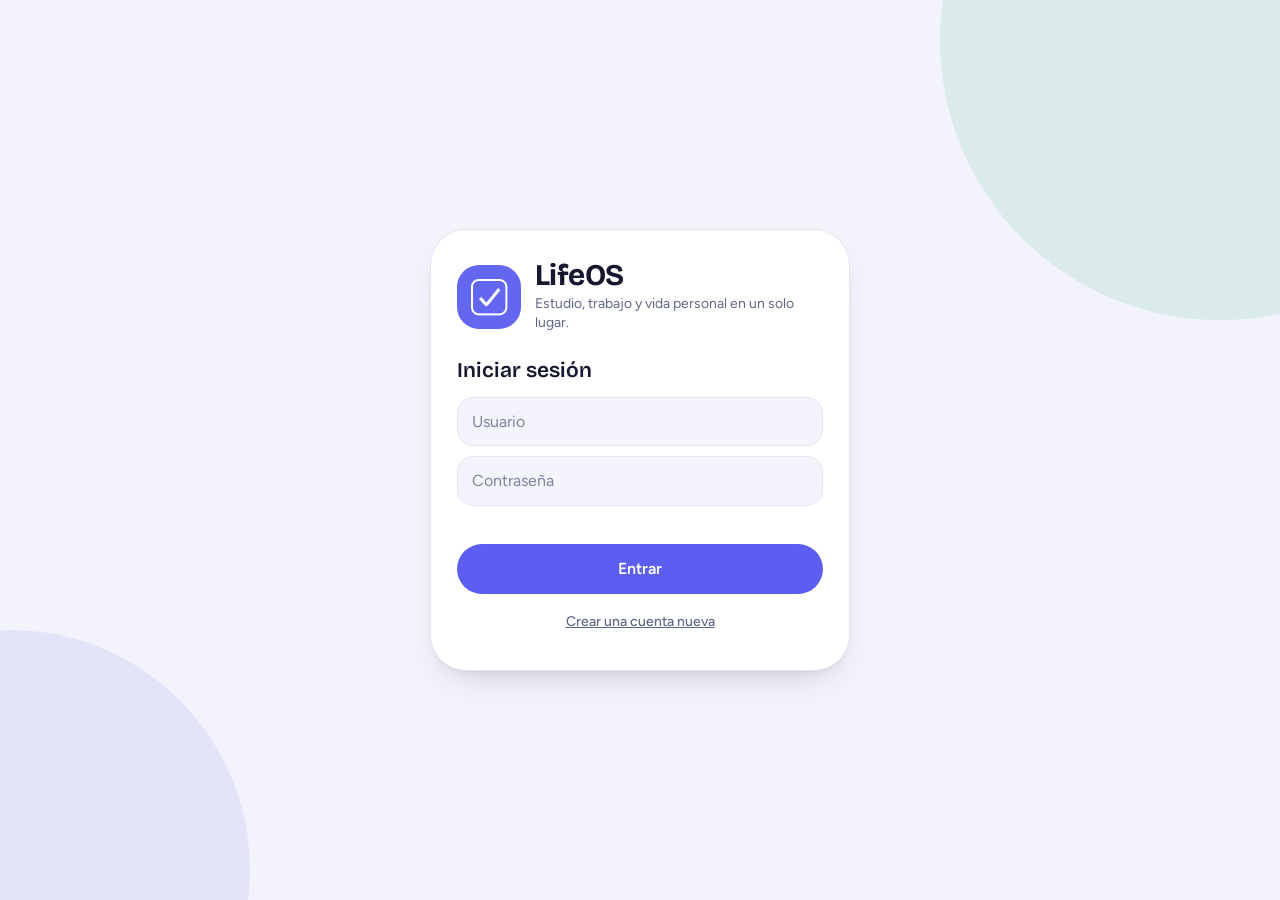
<file: index.html>
<!DOCTYPE html>
<html lang="es">
<head>
<meta charset="UTF-8">
<meta name="viewport" content="width=device-width, initial-scale=1, viewport-fit=cover">
<title>LifeOS</title>
<link rel="icon" type="image/png" href="favicon-64.png">
<link rel="manifest" href="manifest.json">
<meta name="theme-color" content="#6366f1">
<link rel="apple-touch-icon" href="icon-192.png">
<link rel="preconnect" href="https://fonts.googleapis.com">
<link rel="preconnect" href="https://fonts.gstatic.com" crossorigin>
<link href="https://fonts.googleapis.com/css2?family=Bricolage+Grotesque:opsz,wght@12..96,600;12..96,700&family=Figtree:wght@400;500;600;700&display=swap" rel="stylesheet">
<link rel="stylesheet" href="styles.css">
<style>
/* ---------- Pantalla de acceso ---------- */
.gate{min-height:100vh;min-height:100dvh;display:grid;place-items:center;padding:max(24px,env(safe-area-inset-top)) 18px max(24px,env(safe-area-inset-bottom))}
.gate-card{width:min(420px,100%);background:var(--card);border:1px solid var(--bd);border-radius:36px;padding:30px 26px 26px;box-shadow:var(--shadow)}
.brand{display:flex;align-items:center;gap:14px;margin-bottom:24px}
.brand img{width:64px;height:64px;border-radius:22px;flex:none}
.brand b{display:block;font:700 30px/1 var(--f-head);letter-spacing:-.02em}
.brand span{display:block;color:var(--mut);font-size:14px;line-height:1.35;margin-top:5px}

/* ---------- Formularios de cuenta ---------- */
.auth h3{margin:0 0 14px;font:600 21px var(--f-head)}
.auth input{margin-bottom:10px}
.auth button{width:100%;min-height:50px;padding:12px;border:0;border-radius:999px;background:var(--brand);color:var(--brand-tx);font:600 16px var(--f-body);cursor:pointer;transition:filter .15s,transform .15s}
.auth button:hover{filter:brightness(1.08)}
.auth button:active{transform:scale(.98)}
.auth .lnk{background:none;color:var(--mut);font:500 14px var(--f-body);min-height:44px;margin-top:6px;text-decoration:underline}
.auth .sec{background:var(--card2);color:var(--tx);border:1px solid var(--bd);margin-top:8px}
.auth .off{background:none;color:var(--mut);border:1px solid var(--bd)}
.auth .err{color:var(--bad);font-size:13px;min-height:18px;margin:2px 4px 8px}
.note{font-size:13px;color:var(--mut);margin:8px 2px 0;line-height:1.45}

/* ---------- Menú (después de entrar) ---------- */
#shell{max-width:1120px;margin:0 auto;padding:max(30px,env(safe-area-inset-top)) 18px max(36px,env(safe-area-inset-bottom))}
.hd{margin:6px 0 26px;animation:unfold .6s cubic-bezier(.2,.8,.2,1) both}
.hd h1{margin:0;font:700 clamp(32px,7vw,46px)/1.05 var(--f-head);letter-spacing:-.025em}
.sub{color:var(--mut);margin:10px auto 0;font-size:17px;max-width:52ch;text-align:center}

.grid{display:grid;grid-template-columns:repeat(auto-fit,minmax(260px,1fr));gap:20px}
a.card{position:relative;overflow:hidden;display:flex;flex-direction:column;min-height:210px;text-decoration:none;color:inherit;background:var(--card);border:1px solid var(--bd);border-radius:32px;padding:22px;box-shadow:var(--shadow);transition:transform .2s,border-color .2s;animation:unfold .6s cubic-bezier(.2,.8,.2,1) both}
a.card:nth-child(1){animation-delay:.08s}a.card:nth-child(2){animation-delay:.16s}a.card:nth-child(3){animation-delay:.24s}
a.card::before{content:"";position:absolute;right:-56px;top:-56px;width:190px;height:190px;border-radius:50%;background:var(--c);opacity:.17;transition:transform .35s}
a.card:hover{transform:translateY(-4px);border-color:var(--c)}
a.card:hover::before{transform:scale(1.15)}
.card .top{position:relative;display:flex;align-items:flex-start;justify-content:space-between;gap:10px;margin-bottom:auto}
.ic{width:58px;height:58px;border-radius:20px;display:grid;place-items:center;font-size:30px;background:var(--card2);background:color-mix(in srgb,var(--c) 22%,transparent)}
.card h2{position:relative;margin:26px 0 6px;font:700 24px/1.1 var(--f-head);letter-spacing:-.015em}
.card p{position:relative;margin:0;color:var(--mut);font-size:14px;line-height:1.45;padding-right:44px}
.tag{display:inline-block;font-size:12px;font-weight:600;padding:5px 12px;border-radius:999px;background:var(--card2);color:var(--mut)}
.go{position:absolute;right:20px;bottom:20px;width:36px;height:36px;border-radius:50%;background:var(--c);display:grid;place-items:center}
.go::after{content:"";width:9px;height:9px;border-top:2.5px solid var(--bg);border-right:2.5px solid var(--bg);transform:translateX(-2px) rotate(45deg)}
.soon{opacity:.72}.soon .go{background:var(--card2)}.soon .go::after{border-color:var(--mut)}

/* ---------- Cuenta y avisos ---------- */
.acct{margin-top:20px;background:var(--card);border:1px solid var(--bd);border-radius:28px;padding:2px 22px}
.acct summary{list-style:none;cursor:pointer;min-height:56px;display:flex;align-items:center;justify-content:space-between;font:600 17px var(--f-head)}
.acct summary::-webkit-details-marker{display:none}
.acct summary::after{content:"";width:9px;height:9px;border-right:2px solid var(--mut);border-bottom:2px solid var(--mut);transform:rotate(45deg);transition:transform .2s;margin-right:4px}
.acct[open] summary::after{transform:rotate(-135deg)}
.acct .auth{padding:4px 0 20px;max-width:420px}

/* ---------- Pestañas de administrador ---------- */
.tabs{gap:6px;padding:5px;background:var(--card);border:1px solid var(--bd);border-radius:999px;width:max-content;max-width:100%;margin:0 0 22px}
.tabs button{padding:9px 18px;border:0;border-radius:999px;background:none;color:var(--mut);font:600 14px var(--f-body);cursor:pointer}
.tabs button.on{background:var(--brand);color:var(--brand-tx)}

/* ---------- Mantenimiento (admin) ---------- */
#mant{display:none}
.mp{background:var(--card);border:1px solid var(--bd);border-radius:28px;padding:20px;margin-bottom:16px}
.mp h3{margin:0 0 12px;font:600 18px var(--f-head)}
.mp input,.mp select,.mp textarea{margin-bottom:10px}
.mp button{padding:11px 18px;border:0;border-radius:999px;background:var(--brand);color:var(--brand-tx);font:600 14px var(--f-body);cursor:pointer;margin:0 6px 6px 0}
.mp button.g{background:var(--card2);color:var(--tx);border:1px solid var(--bd)}
.mp button:disabled{opacity:.5}
.row{padding:10px 0;border-top:1px solid var(--bd);font-size:14px;line-height:1.45}
.row:first-child{border-top:0}
.row small{color:var(--mut);display:block}
.pill{display:inline-block;font-size:11px;padding:2px 9px;border-radius:999px;background:var(--card2);border:1px solid var(--bd);margin-left:6px}
.ok{color:var(--ok)}.bad{color:var(--bad)}.warn{color:var(--warn)}

.brand-row{display:flex;flex-direction:column;align-items:center;text-align:center;gap:14px;min-width:0}
.logo-slot{position:relative;flex:none;width:clamp(230px,62vw,440px);aspect-ratio:16/9;border-radius:22px;border:2px dashed var(--bd);background:var(--card2);display:grid;place-items:center;overflow:hidden}
.logo-slot em{font:700 11px var(--f-body);font-style:normal;letter-spacing:.08em;color:var(--mut)}
.logo-slot img{position:absolute;inset:0;width:100%;height:100%;object-fit:cover}
.logo-slot.ok{border:0;background:none}
.logo-slot.ok em{display:none}
.hd-row{position:relative;display:flex;justify-content:center}
.theme-btn{position:absolute;top:0;right:0;flex:none;width:46px;height:46px;border-radius:50%;border:1px solid var(--bd);background:var(--card);color:var(--tx);font-size:21px;cursor:pointer;display:grid;place-items:center;box-shadow:var(--shadow);transition:transform .2s,border-color .2s}
.theme-btn:hover{border-color:var(--brand);transform:rotate(15deg)}
.theme-btn:active{transform:scale(.92)}
@keyframes unfold{from{opacity:0;transform:translateY(26px) scale(.97)}to{opacity:1;transform:none}}
</style>
</head>
<body>
<div class="gate" id="gate" style="display:none">
  <div class="gate-card">
    <div class="brand">
      <img src="icon-192.png" alt="" width="64" height="64">
      <div><b>LifeOS</b><span>Estudio, trabajo y vida personal en un solo lugar.</span></div>
    </div>
    <div class="auth" id="auth"></div>
  </div>
</div>
<main id="shell" style="display:none">
  <header class="hd">
    <div class="hd-row"><div class="brand-row"><span class="logo-slot" title="Aquí va el logo de LifeOS (archivo logo.png)"><em>LOGO</em><img id="logo-img" src="logo.png" alt="LifeOS" onload="this.parentNode.classList.add('ok')" onerror="logoErr(this)"></span><h1 id="hi">LifeOS</h1></div><button class="theme-btn" id="theme-btn" onclick="toggleTheme()" title="Cambiar modo día/noche" aria-label="Cambiar modo día/noche">🌙</button></div>
    <p class="sub">Elige un área para ver tus pendientes y saber qué hacer primero.</p>
  </header>
  <div class="tabs" id="tabs" style="display:none"></div>
  <div id="home">
    <div class="grid">
      <a class="card" style="--c:var(--c-estudio)" href="estudio">
        <div class="top"><span class="ic">📚</span><span class="tag">Disponible</span></div>
        <h2>Estudio</h2>
        <p>Tareas, exposiciones y exámenes de tus cursos, con modo estudio e IA.</p>
        <span class="go" aria-hidden="true"></span>
      </a>
      <a class="card soon" style="--c:var(--c-trabajo)" href="trabajo">
        <div class="top"><span class="ic">💼</span><span class="tag">Próximamente</span></div>
        <h2>Trabajo</h2>
        <p>Entregables, reuniones y proyectos con su fecha y hora límite.</p>
        <span class="go" aria-hidden="true"></span>
      </a>
      <a class="card" style="--c:var(--c-personal)" href="personal">
        <div class="top"><span class="ic">🏡</span><span class="tag">Disponible</span></div>
        <h2>Vida personal</h2>
        <p>Trámites, pagos, citas y compromisos del día a día.</p>
        <span class="go" aria-hidden="true"></span>
      </a>
    </div>
    <details class="acct">
      <summary>Cuenta y avisos</summary>
      <div class="auth" id="acct"></div>
    </details>
  </div>
  <section id="mant"></section>
</main>
<script>
try{
  var t=localStorage.getItem('theme');
  if(t==='dark'||t==='light')document.documentElement.setAttribute('data-theme',t);
}catch(e){}
</script>
<script>
const SB='https://syeuxondhnartyizvsqb.supabase.co',KEY='eyJhbGciOiJIUzI1NiIsInR5cCI6IkpXVCJ9.eyJpc3MiOiJzdXBhYmFzZSIsInJlZiI6InN5ZXV4b25kaG5hcnR5aXp2c3FiIiwicm9sZSI6ImFub24iLCJpYXQiOjE3OTE0MDU5NjksImV4cCI6MjEwNjk4MTk2OX0.S8cXt1awb_AQoQ6Q1ynaqh4D2FVtux2yTxXbpeiJNtg';
const VAPID_PUB='BCE3x2Ggh79wy5iNUNpbEx_aSvi7Lxo3TeklHAuSrBxNLTa8jhCWdW25EU4lgFjfg_y42H0BJmLoyh_6XM0McmA';
const HD={apikey:KEY,Authorization:'Bearer '+KEY,'Content-Type':'application/json'};
let mode='login',adminPass='',tab='home';
const esc=s=>String(s==null?'':s).replace(/[&<>"]/g,c=>({'&':'&amp;','<':'&lt;','>':'&gt;','"':'&quot;'}[c]));
const $=id=>document.getElementById(id);
function getUser(){try{return JSON.parse(localStorage.getItem('lifeos_user'))}catch(e){return null}}
function setErr(m){const e=$('au-err');if(e)e.textContent=m||''}

/* ---------- TEMA DÍA / NOCHE ---------- */
function curDark(){var a=document.documentElement.getAttribute('data-theme');return a?a==='dark':window.matchMedia('(prefers-color-scheme: dark)').matches}
function paintTheme(){var b=document.getElementById('theme-btn');if(b)b.textContent=curDark()?'☀️':'🌙';var l=document.getElementById('logo-img');if(l){var w=(curDark()||l.dataset.nodia)?'logo.png':'logo-dia.png';if(!l.src.endsWith(w))l.src=w}}
function logoErr(i){if(/logo-dia\.png$/.test(i.src)){i.dataset.nodia='1';i.src='logo.png'}else i.remove()}
function toggleTheme(){var d=!curDark();document.documentElement.setAttribute('data-theme',d?'dark':'light');try{localStorage.setItem('theme',d?'dark':'light')}catch(e){}paintTheme()}
paintTheme();

/* ---------- SERVICE WORKER ---------- */
if('serviceWorker' in navigator)navigator.serviceWorker.register('sw.js').catch(function(){});

/* ---------- AUTH ---------- */
function drawAuth(){
  const u=getUser(),logged=!!(u&&u.username),box=$(logged?'acct':'auth');
  $('gate').style.display=logged?'none':'grid';$('shell').style.display=logged?'':'none';
  $('hi').textContent=u&&(u.displayName||u.username)?'Hola, '+(u.displayName||u.username):'LifeOS';
  drawTabs();
  if(u&&u.username){
    box.innerHTML='<h3>Sesión iniciada</h3><p style="margin:0 0 12px;color:var(--mut)">Entraste como <b>'+esc(u.displayName||u.username)+'</b>. Tu sesión es de LifeOS.</p>'+
      '<div id="av"></div><button class="off" onclick="logout()" style="margin-top:8px">Cerrar sesión</button>';
    drawAvisos();return;
  }
  const reg=mode==='register';
  box.innerHTML='<h3>'+(reg?'Crear cuenta':'Iniciar sesión')+'</h3>'+
   (reg?'<input id="au-name" placeholder="Tu nombre" autocomplete="name">':'')+
   '<input id="au-user" placeholder="Usuario" autocomplete="username" autocapitalize="none">'+
   '<input id="au-pass" type="password" placeholder="Contraseña" autocomplete="'+(reg?'new-password':'current-password')+'">'+
   '<div class="err" id="au-err"></div>'+
   '<button onclick="'+(reg?'register()':'login()')+'">'+(reg?'Crear cuenta':'Entrar')+'</button>'+
   '<button class="lnk" onclick="mode=\''+(reg?'login':'register')+'\';drawAuth()">'+(reg?'Ya tengo cuenta':'Crear una cuenta nueva')+'</button>';
}
function save(u,name,avatar,admin){localStorage.setItem('lifeos_user',JSON.stringify({username:u,displayName:name,avatarUrl:avatar||'',isAdmin:!!admin}));drawAuth()}
async function rpc(fn,args){
  const r=await fetch(SB+'/rest/v1/rpc/'+fn,{method:'POST',headers:HD,body:JSON.stringify(args)});
  if(!r.ok)throw new Error('http '+r.status);
  return r.json();
}
async function login(){
  const u=$('au-user').value.trim().toLowerCase(),p=$('au-pass').value;
  if(!u||!p){setErr('Completa todos los campos');return}
  try{
    const row=await rpc('lifeos_login',{p_username:u,p_password:p});
    if(!row){setErr('Usuario o contraseña incorrectos');return}
    save(row.username,row.display_name,row.avatar_url,row.is_admin);
  }catch(e){setErr('No se pudo conectar. Intenta de nuevo')}
}
async function register(){
  const n=$('au-name').value.trim(),u=$('au-user').value.trim().toLowerCase(),p=$('au-pass').value;
  if(!n||!u||!p){setErr('Completa todos los campos');return}
  if(u.length<3){setErr('El usuario debe tener al menos 3 caracteres');return}
  if(p.length<4){setErr('La contraseña debe tener al menos 4 caracteres');return}
  try{
    const row=await rpc('lifeos_register',{p_username:u,p_password:p,p_display:n});
    if(row.error==='exists'){setErr('Ese usuario ya existe');return}
    if(row.error){setErr('Datos no válidos');return}
    save(row.username,row.display_name,'',false);
  }catch(e){setErr('No se pudo crear la cuenta')}
}
function logout(){localStorage.removeItem('lifeos_user');adminPass='';tab='home';mode='login';drawAuth();showTab()}

/* ---------- AVISOS (PUSH) ---------- */
const isIOS=/iphone|ipad|ipod/i.test(navigator.userAgent);
const isStandalone=window.matchMedia('(display-mode: standalone)').matches||navigator.standalone===true;
function pushOk(){return 'serviceWorker' in navigator&&'PushManager' in window&&'Notification' in window}
function b64(s){const p='='.repeat((4-s.length%4)%4),r=(s+p).replace(/-/g,'+').replace(/_/g,'/'),raw=atob(r);return Uint8Array.from([...raw].map(c=>c.charCodeAt(0)))}
async function fn(name,body){
  const r=await fetch(SB+'/functions/v1/'+name,{method:'POST',headers:HD,body:JSON.stringify(body)});
  const j=await r.json().catch(()=>({}));
  if(!r.ok)throw new Error(j.error||('http '+r.status));
  return j;
}
async function getReg(){
  let reg=await navigator.serviceWorker.getRegistration();
  if(!reg)reg=await navigator.serviceWorker.register('sw.js');
  if(reg.active)return reg;
  await Promise.race([navigator.serviceWorker.ready,new Promise((_,j)=>setTimeout(()=>j(new Error('el Service Worker no arrancó (revisa que sw.js esté subido al repo)')),8000))]);
  return reg;
}
async function currentSub(){try{const reg=await getReg();return await reg.pushManager.getSubscription()}catch(e){return null}}
async function drawAvisos(){
  const box=$('av');if(!box)return;
  if(isIOS&&!isStandalone){box.innerHTML='<p class="note">Para recibir avisos en iPhone: primero añade LifeOS a la pantalla de inicio (Compartir → Añadir a pantalla de inicio) y ábrela desde allí.</p>';return}
  if(!pushOk()){box.innerHTML='<p class="note">Este navegador no admite notificaciones.</p>';return}
  if(Notification.permission==='denied'){box.innerHTML='<p class="note warn">Las notificaciones están bloqueadas. Actívalas desde los ajustes del navegador o del sitio.</p>';return}
  const sub=await currentSub();
  if(sub){
    box.innerHTML='<p class="note ok" style="margin:0 0 8px">✓ Avisos activados en este dispositivo.</p>'+
      '<div id="av-pw" style="display:none"><input id="av-pass" type="password" placeholder="Escribe tu contraseña para desactivar" autocomplete="current-password" onkeydown="if(event.key===\'Enter\')$(\'av-go\').click()"></div>'+
      '<div class="err" id="av-err"></div><button class="sec" onclick="probarLocal()">🔔 Probar en este celular</button><button id="av-go" class="off" style="margin-top:8px" onclick="desactivarAvisos(this)">Desactivar avisos</button>';
  }else{
    box.innerHTML='<div id="av-pw" style="display:none"><input id="av-pass" type="password" placeholder="Confirma tu contraseña" autocomplete="current-password" onkeydown="if(event.key===\'Enter\')$(\'av-go\').click()"></div>'+
      '<div class="err" id="av-err"></div><button id="av-go" onclick="activarAvisos(this)">🔔 Activar avisos</button>'+
      '<p class="note">Te avisaremos 1 día antes de un pago con monto, cuando un pendiente venza y cuando se te crucen dos tareas.</p>';
  }
}
function pedirPass(btn,txt){const w=$('av-pw');if(w&&w.style.display==='none'){w.style.display='';$('av-pass').focus();btn.textContent=txt;return true}return false}
function avErr(m){const e=$('av-err');if(e)e.textContent=m||''}
async function activarAvisos(btn){
  if(pedirPass(btn,'Confirmar y activar'))return;
  const u=getUser(),p=$('av-pass').value;
  if(!p){avErr('Escribe tu contraseña');return}
  try{
    const perm=await Notification.requestPermission();
    if(perm!=='granted'){avErr('No diste permiso para notificaciones');drawAvisos();return}
    avErr('Activando…');
    const reg=await getReg();
    let sub=await reg.pushManager.getSubscription();
    if(!sub)sub=await reg.pushManager.subscribe({userVisibleOnly:true,applicationServerKey:b64(VAPID_PUB)});
    await fn('lifeos-push',{modo:'suscribir',usuario:u.username,password:p,subscription:sub.toJSON(),userAgent:navigator.userAgent});
    drawAvisos();
  }catch(e){avErr(e.message==='no autorizado'?'Contraseña incorrecta':'No se pudo activar: '+(e.name&&e.name!=='Error'?e.name+' · ':'')+e.message)}
}
async function probarLocal(){
  try{
    const reg=await getReg();
    await reg.showNotification('Prueba local',{body:'Si ves esto, el celular sí muestra notificaciones.',icon:'icon-192.png'});
    avErr('Notificación local lanzada. ¿Apareció?');
  }catch(e){avErr('Falló: '+e.message)}
}
async function desactivarAvisos(btn){
  if(pedirPass(btn,'Confirmar y desactivar'))return;
  const u=getUser(),p=$('av-pass').value;
  if(!p){avErr('Escribe tu contraseña');return}
  try{
    const sub=await currentSub();
    if(sub){await fn('lifeos-push',{modo:'desuscribir',usuario:u.username,password:p,endpoint:sub.endpoint});await sub.unsubscribe()}
    drawAvisos();
  }catch(e){avErr(e.message==='no autorizado'?'Contraseña incorrecta':'No se pudo desactivar')}
}

/* ---------- PESTAÑAS ---------- */
function drawTabs(){
  const u=getUser(),t=$('tabs');
  if(!(u&&u.isAdmin)){t.style.display='none';t.innerHTML='';if(tab!=='home'){tab='home';showTab()}return}
  t.style.display='flex';
  t.innerHTML='<button class="'+(tab==='home'?'on':'')+'" onclick="goTab(\'home\')">Inicio</button><button class="'+(tab==='mant'?'on':'')+'" onclick="goTab(\'mant\')">🛠 Mantenimiento</button>';
}
function goTab(t){tab=t;drawTabs();showTab();if(t==='mant')drawMant()}
function showTab(){$('home').style.display=tab==='home'?'':'none';$('mant').style.display=tab==='mant'?'block':'none'}

/* ---------- MANTENIMIENTO (admin) ---------- */
// Solo comodidad visual: cada acción la valida el servidor (lifeos-admin).
async function adm(accion,extra){
  const u=getUser();
  return fn('lifeos-admin',Object.assign({usuario:u.username,password:adminPass,accion:accion},extra||{}));
}
function fmt(d){return d?new Date(d).toLocaleString('es-PE',{dateStyle:'short',timeStyle:'short'}):'—'}
function drawMant(){
  const m=$('mant');
  if(!adminPass){
    m.innerHTML='<div class="mp"><h3>Acceso de administrador</h3><p class="note" style="margin-top:0">Confirma tu contraseña. No se guarda; solo vive mientras esta página esté abierta.</p>'+
      '<input id="m-pass" type="password" placeholder="Contraseña" autocomplete="current-password" onkeydown="if(event.key===\'Enter\')unlockMant()">'+
      '<div class="err" id="m-err"></div><button onclick="unlockMant()">Entrar</button></div>';
    return;
  }
  m.innerHTML=
   '<div class="mp"><h3>Estado del sistema</h3><div id="m-estado">Cargando…</div><button class="g" onclick="loadEstado()">Actualizar</button></div>'+
   '<div class="mp"><h3>Enviar notificación de prueba</h3>'+
    '<select id="m-dest"></select><input id="m-tit" placeholder="Título" value="Prueba de LifeOS">'+
    '<textarea id="m-msg" rows="2" placeholder="Mensaje">Si ves esto, las notificaciones funcionan.</textarea>'+
    '<button id="m-send" onclick="enviarPrueba()">Enviar</button><div id="m-res" class="note"></div></div>'+
   '<div class="mp"><h3>Avisos automáticos</h3><p class="note" style="margin-top:0">Pago por vencer (mañana, con monto), vencido (ayer) y conflictos de horario o días cargados (mañana y pasado mañana). Se ejecutan solos cada día a las 8:00 a. m. y a las 8:00 p. m. (Perú).</p>'+
    '<button class="g" onclick="avisos(true)">Simular</button><button onclick="if(confirm(\'¿Enviar ahora los avisos reales?\'))avisos(false)">Ejecutar ahora</button><div id="m-avisos"></div></div>'+
   '<div class="mp"><h3>Usuarios y dispositivos</h3><div id="m-users">Cargando…</div></div>'+
   '<div class="mp"><h3>Historial de envíos</h3><select id="m-flt" onchange="loadLog()"><option value="">Todos</option><option>enviado</option><option>error</option><option>sin_dispositivo</option><option>pendiente</option></select><div id="m-log">Cargando…</div></div>';
  loadEstado();loadUsers();loadLog();
}
async function unlockMant(){
  const p=$('m-pass').value;if(!p)return;
  adminPass=p;
  try{await adm('estado');drawMant()}
  catch(e){adminPass='';$('m-err').textContent=e.message==='no autorizado'?'No autorizado: contraseña incorrecta o sin permisos de administrador':e.message}
}
function mErr(id,e){
  if(e.message==='no autorizado'){adminPass='';drawMant();return}
  $(id).innerHTML='<span class="bad">'+esc(e.message)+'</span>';
}
async function loadEstado(){
  try{
    const r=await adm('estado');
    $('m-estado').innerHTML=
     '<div class="row">Claves VAPID: <b class="'+(r.vapid?'ok':'bad')+'">'+(r.vapid?'configuradas':'faltan')+'</b></div>'+
     '<div class="row">Dispositivos activos: <b>'+r.dispositivos_activos+'</b></div>'+
     '<div class="row">Último cron: <b>'+esc(r.cron_ultimo?fmt(r.cron_ultimo.split(' · ')[0])+' · '+r.cron_ultimo.split(' · ')[1]:'aún no ha corrido')+'</b></div>'+
     (r.subjectPorDefecto?'<div class="row warn">⚠ VAPID_SUBJECT usa un correo de ejemplo. Cámbialo por el tuyo.</div>':'');
  }catch(e){mErr('m-estado',e)}
}
let usersCache=[];
async function loadUsers(){
  try{
    const r=await adm('usuarios');usersCache=r.usuarios;
    $('m-dest').innerHTML=r.usuarios.map(x=>'<option value="'+esc(x.username)+'">'+esc(x.nombre||x.username)+' ('+esc(x.username)+') · '+x.activos+' dispositivo'+(x.activos===1?'':'s')+'</option>').join('');
    $('m-users').innerHTML=r.usuarios.map(x=>'<div class="row"><b>'+esc(x.nombre||x.username)+'</b> <span class="pill">'+esc(x.username)+'</span>'+(x.admin?'<span class="pill">admin</span>':'')+
      (x.dispositivos.length?x.dispositivos.map(d=>'<small>'+(d.activo?'🟢':'⚪')+' '+esc(shortUA(d.user_agent))+' · desde '+fmt(d.creado_en)+(d.ultimo_ok?' · último ok '+fmt(d.ultimo_ok):'')+'</small>').join(''):'<small>Sin avisos activados</small>')+'</div>').join('');
  }catch(e){mErr('m-users',e)}
}
function shortUA(ua){ua=ua||'';const b=/Edg\//.test(ua)?'Edge':/Chrome\//.test(ua)?'Chrome':/Firefox\//.test(ua)?'Firefox':/Safari\//.test(ua)?'Safari':'Navegador';const o=/Android/.test(ua)?'Android':/iPhone|iPad/.test(ua)?'iOS':/Windows/.test(ua)?'Windows':/Mac/.test(ua)?'Mac':/Linux/.test(ua)?'Linux':'';return b+(o?' · '+o:'')}
async function enviarPrueba(){
  const btn=$('m-send');btn.disabled=true;$('m-res').textContent='Enviando…';
  try{
    const r=await adm('enviar_prueba',{destino:$('m-dest').value,titulo:$('m-tit').value,mensaje:$('m-msg').value});
    const t={enviado:'<span class="ok">✓ Enviado a '+r.enviados+' de '+r.dispositivos+' dispositivo(s)</span>',sin_dispositivo:'<span class="warn">Ese usuario no tiene dispositivos con avisos activados</span>',error:'<span class="bad">Error al enviar: '+esc(r.detalle)+'</span>'};
    $('m-res').innerHTML=t[r.estado]||esc(r.estado);
    loadUsers();loadLog();
  }catch(e){mErr('m-res',e)}
  btn.disabled=false;
}
const RES={se_enviaria:'se enviaría',ya_enviado:'ya enviado antes',omitido_sin_dispositivo:'omitido (sin dispositivo)',enviado:'enviado',error:'error',sin_dispositivo:'sin dispositivo'};
async function avisos(sim){
  $('m-avisos').innerHTML='<p class="note">'+(sim?'Simulando…':'Ejecutando…')+'</p>';
  try{
    const r=await adm('ejecutar_avisos',{simular:sim});
    $('m-avisos').innerHTML='<p class="note"><b>'+(sim?'Simulación':'Ejecución real')+'</b> · mañana: '+r.fecha_manana+' · ayer: '+r.fecha_ayer+' · '+r.total+' coincidencia(s)</p>'+
      (r.items.length?r.items.map(i=>'<div class="row"><b>'+esc(i.titulo)+'</b> → '+esc(i.username)+'<small>'+esc(i.cuerpo)+' · <i>'+esc(RES[i.resultado]||i.resultado)+'</i></small></div>').join(''):'<p class="note">No hay nada que avisar hoy.</p>');
    if(!sim){loadLog();loadUsers()}
  }catch(e){mErr('m-avisos',e)}
}
async function loadLog(){
  try{
    const f=$('m-flt').value;
    const r=await adm('log',{estado:f||undefined,limite:50});
    $('m-log').innerHTML=r.log.length?r.log.map(l=>'<div class="row"><b>'+esc(l.titulo)+'</b> → '+esc(l.username)+' <span class="pill">'+esc(l.tipo)+'</span><span class="pill '+(l.estado==='enviado'?'ok':l.estado==='error'?'bad':'warn')+'">'+esc(l.estado)+'</span><small>'+esc(l.cuerpo)+'</small><small>'+fmt(l.enviado_en)+(l.detalle?' · '+esc(l.detalle):'')+'</small></div>').join(''):'<p class="note">Sin registros.</p>';
  }catch(e){mErr('m-log',e)}
}
drawAuth();showTab();
</script>
</body>
</html>
</file>
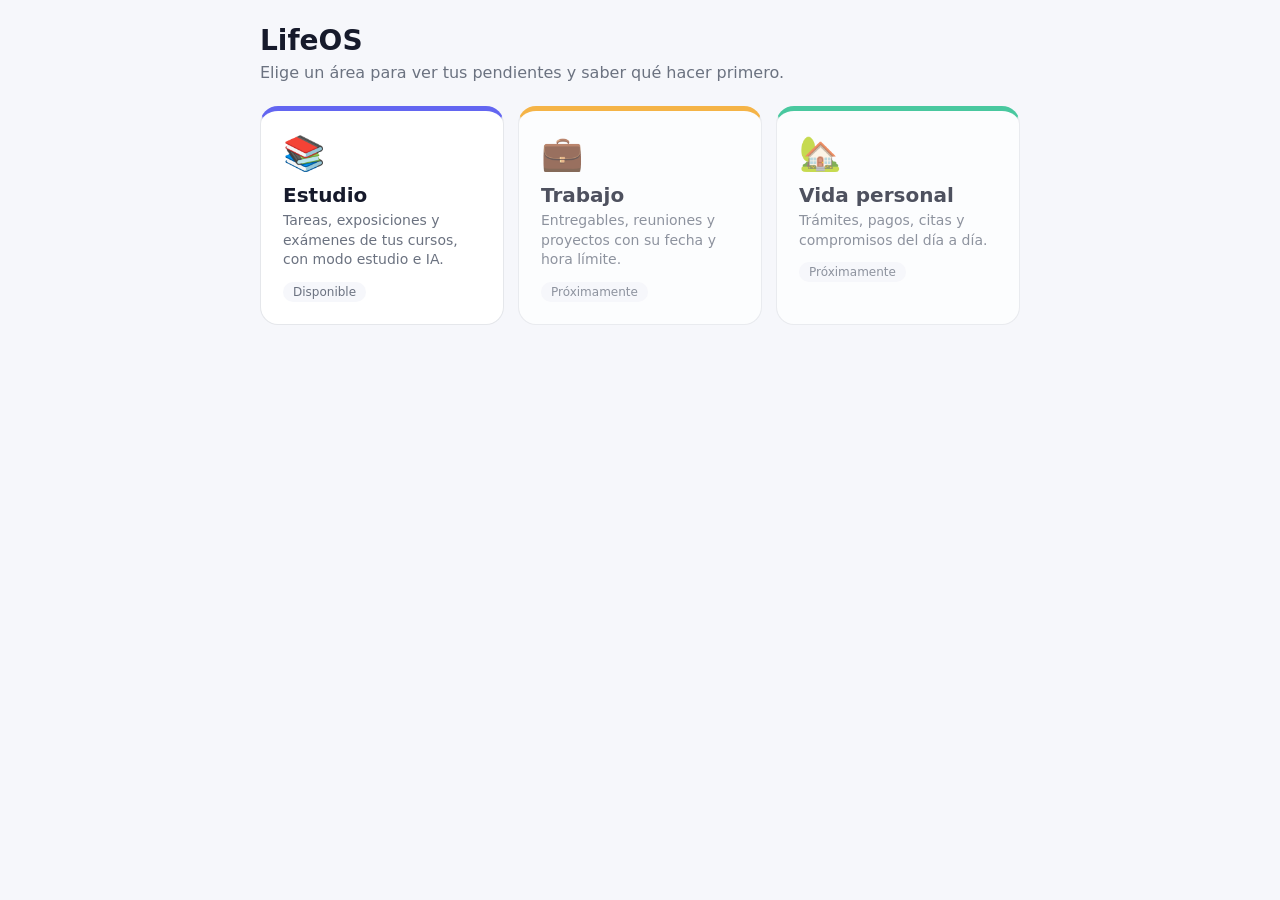
<file: index (3).html>
<!DOCTYPE html>
<html lang="es">
<head>
<meta charset="UTF-8">
<meta name="viewport" content="width=device-width, initial-scale=1, viewport-fit=cover">
<title>LifeOS</title>
<style>
:root{--bg:#f6f7fb;--card:#fff;--tx:#161a2b;--mut:#6b7280;--bd:#e5e7eb}
@media (prefers-color-scheme:dark){:root:not([data-theme="light"]){--bg:#0f1220;--card:#181c30;--tx:#eef0fa;--mut:#9aa1b8;--bd:#2a3050}}
:root[data-theme="dark"]{--bg:#0f1220;--card:#181c30;--tx:#eef0fa;--mut:#9aa1b8;--bd:#2a3050}
*{box-sizing:border-box}
body{margin:0;background:var(--bg);color:var(--tx);font-family:system-ui,-apple-system,Segoe UI,sans-serif;min-height:100vh;padding:max(24px,env(safe-area-inset-top)) 18px max(24px,env(safe-area-inset-bottom))}
main{max-width:760px;margin:0 auto}
h1{margin:0;font-size:28px}
.sub{color:var(--mut);margin:6px 0 24px}
.grid{display:grid;grid-template-columns:repeat(auto-fit,minmax(210px,1fr));gap:14px}
a.card{display:block;text-decoration:none;color:inherit;background:var(--card);border:1px solid var(--bd);border-radius:18px;padding:22px;border-top:5px solid var(--c);transition:transform .15s}
a.card:hover{transform:translateY(-3px)}
.ic{font-size:34px}
.card h2{margin:10px 0 4px;font-size:20px}
.card p{margin:0;color:var(--mut);font-size:14px;line-height:1.4}
.tag{display:inline-block;margin-top:12px;font-size:12px;padding:3px 10px;border-radius:99px;background:var(--bg);color:var(--mut)}
.soon{opacity:.75}
</style>
</head>
<body>
<main>
  <h1 id="hi">LifeOS</h1>
  <p class="sub">Elige un área para ver tus pendientes y saber qué hacer primero.</p>
  <div class="grid">
    <a class="card" style="--c:#6366f1" href="estudio.html">
      <div class="ic">📚</div><h2>Estudio</h2>
      <p>Tareas, exposiciones y exámenes de tus cursos, con modo estudio e IA.</p>
      <span class="tag">Disponible</span>
    </a>
    <a class="card soon" style="--c:#f59e0b" href="trabajo.html">
      <div class="ic">💼</div><h2>Trabajo</h2>
      <p>Entregables, reuniones y proyectos con su fecha y hora límite.</p>
      <span class="tag">Próximamente</span>
    </a>
    <a class="card soon" style="--c:#10b981" href="personal.html">
      <div class="ic">🏡</div><h2>Vida personal</h2>
      <p>Trámites, pagos, citas y compromisos del día a día.</p>
      <span class="tag">Próximamente</span>
    </a>
  </div>
</main>
<script>
try{
  var t=localStorage.getItem('theme');
  if(t==='dark'||t==='light')document.documentElement.setAttribute('data-theme',t);
}catch(e){}
try{
  var u=JSON.parse(localStorage.getItem('personal_user'));
  var n=u&&(u.displayName||u.name||u.username);
  if(n)document.getElementById('hi').textContent='Hola, '+n;
}catch(e){}
</script>
</body>
</html>
</file>
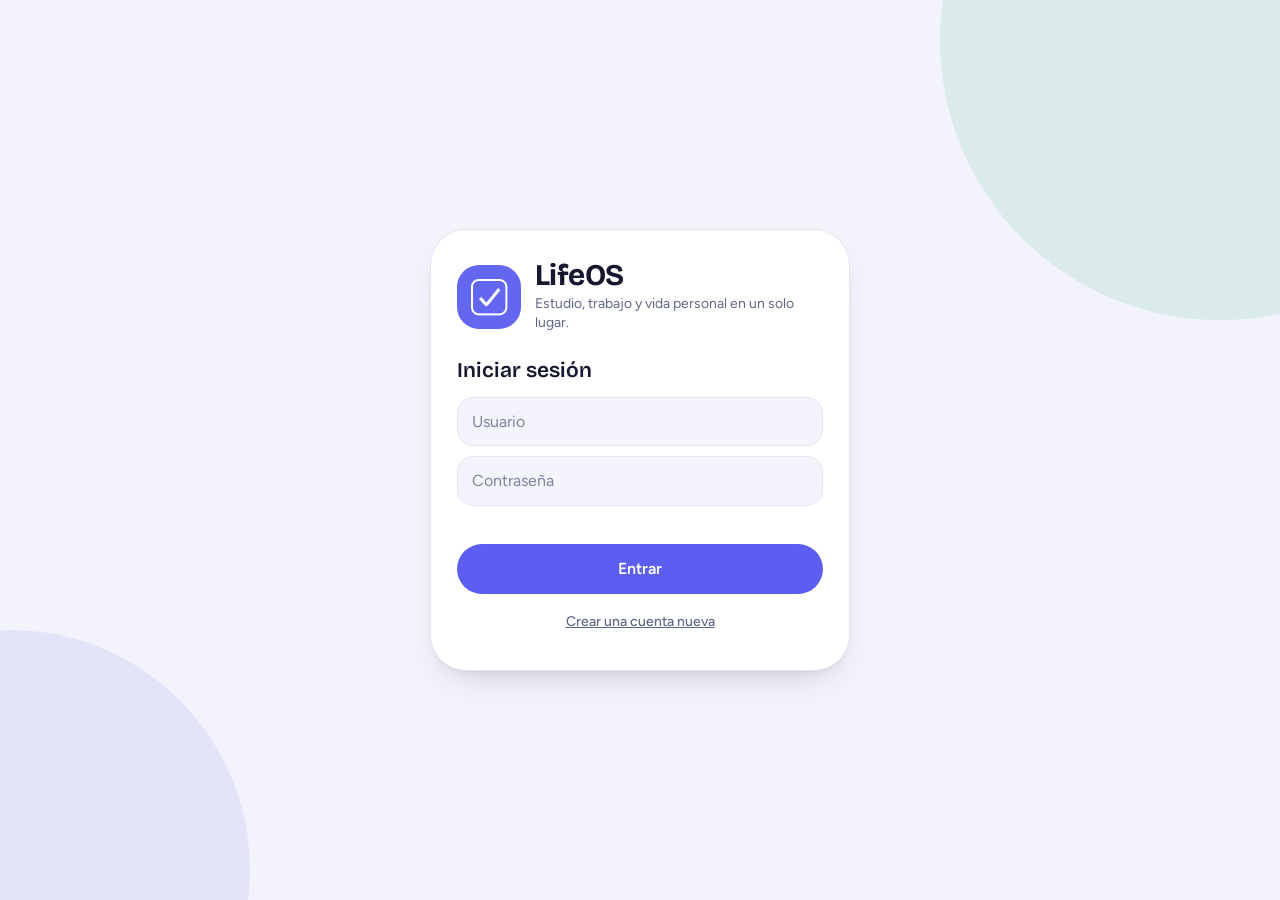
<file: personal.html>
<!DOCTYPE html>
<html lang="es">
<head>
<meta charset="UTF-8">
<meta name="viewport" content="width=device-width, initial-scale=1, viewport-fit=cover">
<title>LifeOS · Personal</title>
<link rel="icon" type="image/png" href="favicon-64.png">
<link rel="manifest" href="manifest.json">
<meta name="theme-color" content="#6366f1">
<link rel="apple-touch-icon" href="icon-192.png">
<link rel="preconnect" href="https://fonts.googleapis.com">
<link rel="preconnect" href="https://fonts.gstatic.com" crossorigin>
<link href="https://fonts.googleapis.com/css2?family=Bricolage+Grotesque:opsz,wght@12..96,600;12..96,700&family=Figtree:wght@400;500;600;700&display=swap" rel="stylesheet">
<link rel="stylesheet" href="styles.css">
<style>
:root{--ring:var(--ac);--chip-cr:#c62828;--chip-c1:#b45309;--chip-c2:#2563eb}
@media (prefers-color-scheme:dark){:root:not([data-theme="light"]){--chip-cr:#ff8a8a;--chip-c1:#ffc15c;--chip-c2:#8bbcff}}
:root[data-theme="dark"]{--chip-cr:#ff8a8a;--chip-c1:#ffc15c;--chip-c2:#8bbcff}
body{padding:max(24px,env(safe-area-inset-top)) 24px max(48px,env(safe-area-inset-bottom))}
main{max-width:1180px;margin:0 auto}

/* encabezado */
.top{display:flex;flex-wrap:wrap;align-items:center;justify-content:space-between;gap:10px;margin-bottom:26px}
.top span{display:flex;gap:8px;flex-wrap:wrap}
h1{margin:6px 0 18px;font:700 clamp(30px,8vw,40px)/1.05 var(--f-head);letter-spacing:-.025em}
h3{margin:28px 4px 12px;font:600 16px var(--f-head);color:var(--mut)}

/* tarjetas */
.card{background:var(--card);border:1px solid var(--bd);border-radius:28px;padding:16px 20px}
.card.empty{border-style:dashed;box-shadow:none}
.empty{color:var(--mut);padding:24px;text-align:center}

/* captura rápida */
.cap-lbl{font:700 13px var(--f-body);color:var(--ac);margin:0 6px 8px}
.capbar{display:flex;align-items:center;gap:8px;padding:8px 8px 8px 22px;border-radius:999px;border:2px solid var(--ac);box-shadow:0 0 0 4px var(--card2),0 0 0 4px color-mix(in srgb,var(--ac) 16%,transparent),0 10px 28px -6px color-mix(in srgb,var(--ac) 45%,transparent)}
.capbar:focus-within{box-shadow:0 0 0 5px var(--card2),0 0 0 5px color-mix(in srgb,var(--ac) 24%,transparent),0 12px 32px -6px color-mix(in srgb,var(--ac) 60%,transparent)}
.capbar input{font-size:16px;font-weight:600}
.capbar input::placeholder{color:var(--mut);opacity:1;font-weight:500}
.capbar input{flex:1;min-width:0;border:0;border-radius:0;background:transparent;padding:10px 0}
.capbar input:focus-visible{outline:none}

/* tarea */
.row{display:flex;gap:12px;align-items:center;margin-bottom:12px}
.row .t{flex:1;min-width:0}
.row .t b{display:block;font:600 18px/1.25 var(--f-head)}
.row .t small{display:block;color:var(--mut);font-size:13px;margin-top:4px}
.row.task{display:grid;grid-template-columns:auto 1fr auto auto;grid-template-areas:"chk t chip acts";column-gap:14px;align-items:center}
.row.task .chk{grid-area:chk}.row.task .t{grid-area:t}.row.task .chip{grid-area:chip}.row.task .acts{grid-area:acts;display:flex}
.chk{width:34px;height:34px;border-radius:50%;border:2px solid var(--mut);background:none;cursor:pointer;color:transparent;font-size:16px;display:grid;place-items:center;padding:0;transition:background .15s,color .15s,border-color .15s}
.chk:hover{background:var(--ac);border-color:var(--ac);color:var(--ac-tx)}
.x{color:var(--mut);background:none;border:0;cursor:pointer;font-size:18px;width:38px;height:38px;border-radius:50%;padding:0}
.x:hover{background:var(--card2)}
.pl{display:inline-block;font-size:12px;font-weight:600;padding:3px 10px;border-radius:999px;margin:7px 6px 0 0}
.pm{background:var(--card2);background:color-mix(in srgb,var(--ac) 18%,transparent);color:var(--ok)}
.pg{background:var(--card2);color:var(--mut)}

/* fecha y hora */
.chip{flex:none;text-align:center;border-radius:20px;padding:9px 14px;min-width:94px}
.chip .a{display:block;font-size:12px;font-weight:700}
.chip .h{display:block;font:700 22px/1.15 var(--f-head)}
.chip .h.s{font:600 12px/1.7 var(--f-body)}
.chip .f{display:block;font-size:11px;opacity:.85}
.cr{background:var(--card2);background:color-mix(in srgb,var(--chip-cr) 15%,transparent);color:var(--chip-cr)}
.c1{background:var(--card2);background:color-mix(in srgb,var(--chip-c1) 16%,transparent);color:var(--chip-c1)}
.c2{background:var(--card2);background:color-mix(in srgb,var(--chip-c2) 15%,transparent);color:var(--chip-c2)}
.c3{background:var(--card2);color:var(--mut)}

/* conflictos de horario */
.ch{padding:20px 24px;background:var(--card);background:color-mix(in srgb,var(--cc) 9%,var(--card));border-color:var(--card2);border-color:color-mix(in srgb,var(--cc) 38%,transparent)}
.ch b{display:block;font:600 17px var(--f-head)}
.ch small{display:block;color:var(--mut);margin-top:4px;line-height:1.45}
.ch .sg{color:var(--tx);margin-top:8px}
.ch .nv{display:inline-block;font-size:12px;font-weight:700;color:#fff;background:var(--cc);padding:3px 11px;border-radius:999px;margin-bottom:8px}

/* áreas */
.grid{display:grid;grid-template-columns:repeat(auto-fill,minmax(155px,1fr));gap:12px}
.area{position:relative;overflow:hidden;cursor:pointer;border-radius:28px;padding:18px;transition:transform .2s}
.area:hover{transform:translateY(-3px)}
.area::before{content:"";position:absolute;right:-30px;top:-30px;width:100px;height:100px;border-radius:50%;background:var(--c);opacity:.16}
.area .i{position:relative;width:50px;height:50px;border-radius:18px;display:grid;place-items:center;font-size:25px;margin-bottom:14px;background:var(--card2);background:color-mix(in srgb,var(--c) 22%,transparent)}
.area b{position:relative;font:600 16px var(--f-head)}
.area small{position:relative}

/* resumen */
.stats{display:grid;grid-template-columns:1fr 1fr;gap:12px}
.stats b{font:700 32px/1.1 var(--f-head);display:block;margin-bottom:2px}

/* ===== tablero ===== */
.hd{display:flex;align-items:baseline;justify-content:space-between;gap:6px 16px;flex-wrap:wrap;margin:8px 0 24px}
.hd h1{margin:0}
.hd .sub{color:var(--mut);font-size:14px}
.strip{display:grid;grid-template-columns:repeat(auto-fit,minmax(160px,1fr));gap:16px;margin:26px 0 10px}
.strip .area{display:flex;align-items:center;gap:14px;padding:16px 18px;border-radius:22px}
.strip .area .i{width:42px;height:42px;border-radius:14px;font-size:21px;margin:0;flex:none}
.strip .area>div:last-child{position:relative;min-width:0}
.strip .area b{display:block;font-size:15px;line-height:1.2}
.strip .area small{color:var(--mut);font-size:12px}
.strip .area::before{width:70px;height:70px;right:-20px;top:-20px}
.dash{display:grid;grid-template-columns:minmax(0,1fr) 340px;gap:36px;align-items:start}
.dash h3{margin:36px 4px 16px}.dash h3:first-child{margin-top:26px}
.side{position:sticky;top:16px;display:grid;gap:22px;margin-top:26px}
.side h3{margin:0 0 16px}
.side .card{padding:22px}
.tgrid,.mini,.chgrid{display:grid;grid-template-columns:repeat(auto-fill,minmax(min(290px,100%),1fr));gap:18px}
.mini{gap:12px}
.tgrid>.empty,.mini>.empty{grid-column:1/-1}
.tk{display:flex;flex-direction:column;gap:16px;padding:18px 18px 18px 22px;border-radius:24px;border-left:5px solid var(--ib,var(--bd))}
.tk-h{display:flex;justify-content:space-between;align-items:center;gap:8px}
.tk .chip{display:flex;align-items:baseline;flex-wrap:wrap;gap:2px 8px;min-width:0;padding:5px 12px;border-radius:14px;text-align:left}
.tk .chip .a{font-size:12px}.tk .chip .h{font-size:15px}.tk .chip .h.s{font-size:12px;line-height:1.4}.tk .chip .f{font-size:11px}
.tk .acts{display:flex;flex:none}
.tk .x{width:32px;height:32px;font-size:15px}
.tk-b{display:flex;gap:16px;align-items:flex-start}
.tk .chk{flex:none;width:30px;height:30px;font-size:14px}
.tk .t{min-width:0}
.tk .t b{display:block;font:600 16px/1.25 var(--f-head)}
.tk .t small{display:block;color:var(--mut);font-size:12.5px;margin-top:6px}
.tk .pl{margin:10px 8px 0 0}
.mn{display:flex;align-items:center;gap:12px;padding:12px 10px 12px 16px;border-radius:18px}
.mn .chk{flex:none;width:26px;height:26px;font-size:13px}
.mn .t{flex:1;min-width:0}
.mn .t b{display:block;font:600 14px var(--f-head);white-space:nowrap;overflow:hidden;text-overflow:ellipsis}
.mn .t small{display:block;color:var(--mut);font-size:12px}
.mn .w{flex:none;font-size:12px;color:var(--mut);font-weight:600}
.mn .x{width:30px;height:30px;font-size:14px;flex:none}
.sum{display:grid;grid-template-columns:1fr 1fr;gap:16px}
.sum b{display:block;font:700 26px/1.1 var(--f-head)}
.sum small,.side .nota{color:var(--mut);font-size:12px}
.bar{height:8px;border-radius:99px;background:var(--card2);overflow:hidden;margin:20px 0 10px}
.bar i{display:block;height:100%;background:var(--ac);border-radius:99px}
.cal{display:grid;grid-template-columns:repeat(7,1fr);gap:6px 4px;text-align:center}
.cal .w{font-size:11px;color:var(--mut);padding-bottom:8px}
.cal button{position:relative;aspect-ratio:1;border:0;border-radius:12px;background:none;color:var(--tx);font:500 13px var(--f-body);cursor:pointer;padding:0}
.cal button:hover{background:var(--card2)}
.cal .dot::after{content:"";position:absolute;left:50%;bottom:4px;width:5px;height:5px;margin-left:-2.5px;border-radius:50%;background:var(--amb)}
.cal .dr::after{background:var(--red)}
.cal .hoy{background:var(--ac);color:var(--ac-tx);font-weight:700}
.cal .hoy:hover{background:var(--ac)}
.cal .hoy.dot::after{background:var(--ac-tx)}
.pay{display:flex;justify-content:space-between;gap:12px;padding:14px 0;border-top:1px solid var(--bd);font-size:14px}
.pay:first-of-type{border-top:0;padding-top:0}
.pay b{font-weight:600}.pay small{display:block;color:var(--mut);font-size:12px}
.pay>span:last-child{font-weight:700;white-space:nowrap}
@media (max-width:900px){
  .dash{grid-template-columns:1fr;gap:8px}
  .side{margin-top:0}
  .side{position:static;grid-template-columns:repeat(auto-fit,minmax(min(300px,100%),1fr));align-items:start}
}

/* formulario */
.two{display:grid;grid-template-columns:1fr 1fr;gap:12px}
dialog .top{margin-bottom:6px}

@media (max-width:520px){
  .two{grid-template-columns:1fr}
}

/* captura múltiple */
.mrow{border:1.5px solid var(--bd);border-radius:18px;padding:12px;margin-bottom:10px;background:var(--card2)}
.mrow.off{opacity:.45}
.mh{display:flex;align-items:center;gap:8px;margin-bottom:8px;font-size:13px;font-weight:700;color:var(--mut)}
.mh select{flex:1}
.mg{display:grid;grid-template-columns:1fr 1fr;gap:8px}
.mg .full{grid-column:1/-1}
.mrow input,.mrow select{width:100%}
.mh input[type=checkbox]{width:auto}
.mlist{max-height:58vh;overflow:auto;margin-top:10px}
</style>
</head>
<body>
<main id="app"></main>
<dialog id="dlg"></dialog>
<script>
const URL_='https://syeuxondhnartyizvsqb.supabase.co', KEY='eyJhbGciOiJIUzI1NiIsInR5cCI6IkpXVCJ9.eyJpc3MiOiJzdXBhYmFzZSIsInJlZiI6InN5ZXV4b25kaG5hcnR5aXp2c3FiIiwicm9sZSI6ImFub24iLCJpYXQiOjE3OTE0MDU5NjksImV4cCI6MjEwNjk4MTk2OX0.S8cXt1awb_AQoQ6Q1ynaqh4D2FVtux2yTxXbpeiJNtg';
const H={apikey:KEY,Authorization:'Bearer '+KEY,'Content-Type':'application/json',Prefer:'return=representation'};
const api=async(p,o={})=>{const r=await fetch(URL_+'/rest/v1/'+p,{headers:H,...o});if(!r.ok)throw new Error(await r.text());return r.status===204?null:r.json()};
const DEF=[['Salud','🩺','#ef4444'],['Hogar','🏠','#3b82f6'],['Finanzas','💳','#10b981'],['Trámites','📄','#f59e0b'],['Familia y social','👨‍👩‍👧','#8b5cf6']];
const CATS=['cita','pago','trámite','compromiso','otro'];
let user,areas=[],items=[],cursos=[],view=null;
try{const t=localStorage.getItem('theme');if(t==='dark'||t==='light')document.documentElement.setAttribute('data-theme',t)}catch(e){}
try{user=JSON.parse(localStorage.getItem('lifeos_user'))}catch(e){}
const $=s=>document.querySelector(s);
const esc=s=>String(s??'').replace(/[&<>"]/g,c=>({'&':'&amp;','<':'&lt;','>':'&gt;','"':'&quot;'}[c]));
const pad=n=>String(n).padStart(2,'0');
const iso=d=>d.getFullYear()+'-'+pad(d.getMonth()+1)+'-'+pad(d.getDate());
const days=f=>{const[y,m,d]=f.split('-').map(Number);const a=new Date(y,m-1,d),n=new Date();n.setHours(0,0,0,0);return Math.round((a-n)/864e5)};
function score(i){const d=days(i.fecha);const u=d<=0?10:d<=2?8:d<=7?5:d<=30?3:1;return u*2+i.importancia*2+i.esfuerzo}
function sort(l){return [...l].sort((a,b)=>{const da=days(a.fecha),db=days(b.fecha);if(da<0||db<0){if(da<0&&db<0)return da-db;return da<0?-1:1}return score(b)-score(a)||da-db})}
function why(i){const d=days(i.fecha);const h=i.hora?' a las '+String(i.hora).slice(0,5):(d<=1&&d>=0?' · todo el día':'');const w=d<0?'Vencido hace '+(-d)+(d==-1?' día':' días'):d==0?'Vence hoy'+h:d==1?'Vence mañana'+h:'En '+d+' días'+h;return w+' · importancia '+['','baja','media','alta'][i.importancia]}
function next(f,r){const[y,m,d]=f.split('-').map(Number);if(r==='semanal')return iso(new Date(y,m-1,d+7));const ty=r==='anual'?y+1:y,tm=r==='anual'?m-1:m;const last=new Date(ty,tm+1,0).getDate();return iso(new Date(ty,tm,Math.min(d,last)))}
let choques=[];
const NV={alto:['#dc2626','Conflicto de horario'],medio:['#b45309','Día cargado'],bajo:['#2563eb','Ojo con este día']};
function choquesHtml(){
  if(!choques.length)return '';
  return '<h3>⚠ Conflictos de horario</h3><div class="chgrid">'+choques.slice(0,5).map(c=>{
    const n=[...(NV[c.nivel]||NV.bajo)];if(c.nivel==='medio'&&c.motivos.some(m=>/hora/.test(m)))n[1]='Conflicto de horario';
    return `<div class="card ch" style="--cc:${n[0]}"><span class="nv">${n[1]}</span><b>${fdate(c.fecha)}</b>`+
      c.motivos.map(m=>`<small>${esc(m)}</small>`).join('')+
      `<small>${c.items.map(i=>(i.origen==='estudio'?'📚 ':'🏡 ')+esc(i.titulo)+(i.monto?' (S/ '+Number(i.monto).toFixed(2)+')':'')).join(' · ')}</small>`+
      `<small class="sg">💡 ${esc(c.sugerencia)}</small></div>`}).join('')+'</div>';
}
async function refreshChoques(){
  try{
    const r=await fetch(URL_+'/rest/v1/rpc/lifeos_choques',{method:'POST',headers:H,body:JSON.stringify({p_username:user.username,p_dias:14})});
    choques=r.ok?await r.json():[];
  }catch(e){choques=[]}
  const el=$('#choques');if(el)el.innerHTML=choquesHtml();
}
async function load(){
  const u=encodeURIComponent(user.username);
  areas=await api('personal_areas?username=eq.'+u+'&order=orden');
  if(!areas.length){areas=await api('personal_areas',{method:'POST',body:JSON.stringify(DEF.map((a,i)=>({username:user.username,nombre:a[0],icono:a[1],color:a[2],orden:i})))})}
  items=await api('personal_items?username=eq.'+u+'&order=fecha');
  try{cursos=await api('courses?username=eq.'+u+'&select=id,name,icon&order=orden')}catch(e){cursos=[]}
}
const DN=['dom','lun','mar','mié','jue','vie','sáb'],MN=['ene','feb','mar','abr','may','jun','jul','ago','sep','oct','nov','dic'];
function fdate(f){const[y,m,d]=f.split('-').map(Number);const t=new Date(y,m-1,d);return DN[t.getDay()]+' '+d+' '+MN[m-1]}
function chip(i){const d=days(i.fecha),h=i.hora?String(i.hora).slice(0,5):'';const cl=d<0?'cr':d<=1?'c1':d<=7?'c2':'c3';let a,b,bs=false,f;
  if(d<0){a='Vencido';b='hace '+(-d)+(d==-1?' día':' días');bs=true;f=h?'a las '+h:'todo el día'}
  else{a=d==0?'Hoy':d==1?'Mañana':'En '+d+' días';if(h)b=h;else{b='Todo el día';bs=true}f=fdate(i.fecha)}
  return `<div class="chip ${cl}"><span class="a">${a}</span><span class="h${bs?' s':''}">${b}</span><span class="f">${f}</span></div>`}
function row(i){const a=areas.find(x=>x.id===i.area_id)||{};
  const pills=(i.monto?`<span class="pl pm">S/ ${Number(i.monto).toFixed(2)}</span>`:'')+(i.repite!=='no'?`<span class="pl pg">↻ ${i.repite}</span>`:'');
  const ib=['','var(--bd)','var(--amb)','var(--red)'][i.importancia]||'var(--bd)';
  return `<div class="card tk" style="--ib:${ib}"><div class="tk-h">${chip(i)}<span class="acts"><button class="x" title="Editar" onclick="edit(${i.id})">✏️</button><button class="x" title="Eliminar" onclick="del(${i.id})">🗑</button></span></div><div class="tk-b"><button class="chk" title="Marcar como hecha" onclick="done(${i.id})">✓</button><div class="t"><b>${esc(i.titulo)}</b><small>${a.icono||''} ${esc(a.nombre||'')} · ${i.categoria} · importancia ${['','baja','media','alta'][i.importancia]}</small>${pills?'<div>'+pills+'</div>':''}</div></div></div>`}
function mini(i){const a=areas.find(x=>x.id===i.area_id)||{};
  return `<div class="card mn"><button class="chk" title="Marcar como hecha" onclick="done(${i.id})">✓</button><div class="t"><b>${esc(i.titulo)}</b><small>${a.icono||''} ${esc(a.nombre||'')}${i.monto?' · S/ '+Number(i.monto).toFixed(2):''}</small></div><span class="w">${fdate(i.fecha)}</span><button class="x" title="Editar" onclick="edit(${i.id})">✏️</button></div>`}
function calHtml(pend){const n=new Date(),y=n.getFullYear(),m=n.getMonth(),ym=iso(n).slice(0,7),first=(new Date(y,m,1).getDay()+6)%7,len=new Date(y,m+1,0).getDate(),by={};
  pend.forEach(i=>{if(i.fecha.startsWith(ym)){const d=+i.fecha.slice(8);(by[d]=by[d]||[]).push(i)}});
  let h='<div class="cal">'+['L','M','M','J','V','S','D'].map(d=>`<span class="w">${d}</span>`).join('')+'<span></span>'.repeat(first);
  for(let d=1;d<=len;d++){const l=by[d]||[],c=(l.length?(d<n.getDate()?'dot dr':'dot'):'')+(d===n.getDate()?' hoy':'');
    h+=`<button class="${c.trim()}" title="${l.length?esc(l.map(i=>i.titulo).join(', ')):'Agregar actividad este día'}" onclick="openForm(null,{fecha:'${ym}-${pad(d)}'})">${d}</button>`}
  return h+'</div>'}
function render(){
  if(!user||!user.username){location.replace('./');return}
  const pend=items.filter(i=>!i.hecho),now=new Date(),ym=iso(now).slice(0,7);
  const mesDe=l=>({por:l.filter(i=>!i.hecho&&i.monto&&i.fecha.startsWith(ym)).reduce((t,i)=>t+Number(i.monto),0),ok:l.filter(i=>i.hecho&&i.hecho_en&&i.hecho_en.startsWith(ym)).length});
  if(view){const a=areas.find(x=>x.id===view),l=sort(pend.filter(i=>i.area_id===view)),s=mesDe(items.filter(i=>i.area_id===view));
    $('#app').innerHTML=`<div class="top"><button class="btn" onclick="view=null;render()">← Personal</button><button class="btn p" onclick="openForm(${view})">+ Nueva</button></div><div class="hd"><h1>${a.icono} ${esc(a.nombre)}</h1><span class="sub">${l.length} pendientes · S/ ${s.por.toFixed(2)} por pagar este mes · ${s.ok} cumplidas</span></div><div class="tgrid">${l.map(row).join('')||'<div class="card empty">Nada pendiente aquí.</div>'}</div>`;return}
  const s=mesDe(items),srt=sort(pend),top=srt.slice(0,4),rest=srt.slice(4,12);
  const pm=pend.filter(i=>i.fecha.startsWith(ym)).length,pct=s.ok+pm?Math.round(100*s.ok/(s.ok+pm)):0;
  const pagos=pend.filter(i=>i.monto&&days(i.fecha)>=0).sort((x,y)=>x.fecha.localeCompare(y.fecha)).slice(0,4);
  $('#app').innerHTML=`<div class="top"><a class="btn back" href="./">← Volver al menú</a><span><button class="btn" onclick="planOpen()">📅 Plan de hoy</button> <button class="btn" onclick="planSemOpen()">🗓 Plan semanal</button> <button class="btn p" onclick="openForm()">+ Nueva</button></span></div>
  <div class="hd"><h1>Personal</h1><span class="sub">${fdate(iso(now))} · ${pend.length} pendientes</span></div>
  <div class="cap-lbl">✨ Escribe o dicta y la IA lo ordena</div><div class="card capbar"><input id="cap" placeholder="Escribe o dicta: pagar luz el viernes 80 soles" onkeydown="if(event.key==='Enter')capture()"><button class="btn ic" onclick="dictar()" title="Dictar">🎤</button><button class="btn p ic" onclick="capture()" title="Entender con IA">✨</button></div><div id="cap-msg" style="font-size:12px;color:var(--mut);min-height:16px;margin-bottom:0"></div>
  <div class="strip">${areas.map(a=>`<div class="card area" style="--c:${a.color}" onclick="view=${a.id};render()"><div class="i">${a.icono}</div><div><b>${esc(a.nombre)}</b><small>${pend.filter(i=>i.area_id===a.id).length} pendientes</small></div></div>`).join('')}</div>
  <div class="dash"><div class="mainc"><div id="choques">${choquesHtml()}</div>
    <h3>Qué hacer primero</h3><div class="tgrid">${top.map(row).join('')||'<div class="card empty">Sin pendientes. ¡Todo al día!</div>'}</div>
    ${rest.length?`<h3>Más adelante</h3><div class="mini">${rest.map(mini).join('')}</div>`:''}</div>
  <aside class="side">
    <div class="card"><h3>Resumen de ${MN[now.getMonth()]}</h3><div class="sum"><div><b>S/ ${s.por.toFixed(2)}</b><small>por pagar este mes</small></div><div><b>${s.ok}</b><small>actividades cumplidas</small></div></div><div class="bar"><i style="width:${pct}%"></i></div><span class="nota">${s.ok} de ${s.ok+pm} del mes (${pct}%)</span></div>
    <div class="card"><h3>Calendario</h3>${calHtml(pend)}</div>
    ${pagos.length?`<div class="card"><h3>Próximos pagos</h3>${pagos.map(i=>`<div class="pay"><span><b>${esc(i.titulo)}</b><small>${fdate(i.fecha)}</small></span><span>S/ ${Number(i.monto).toFixed(2)}</span></div>`).join('')}</div>`:''}
  </aside></div>`;refreshChoques()}
let editId=null;
function edit(id){const it=items.find(x=>x.id===id);if(it)openForm(null,it)}
function openForm(aid,it){editId=it&&it.id?it.id:null;const v=it||{};const d=$('#dlg');
  const sel=(a,b)=>String(a)===String(b)?'selected':'';
  d.innerHTML=`<div class="top"><b>${editId?'Editar actividad':'Nueva actividad'}</b><button class="x" onclick="$('#dlg').close()">✕</button></div>
  <label>Título</label><input id="f-t" placeholder="Pagar recibo de agua" value="${esc(v.titulo||'')}">
  <div class="two"><div><label>Área</label><select id="f-a">${areas.map(a=>`<option value="${a.id}" ${sel(a.id,it?it.area_id:aid)}>${a.icono} ${esc(a.nombre)}</option>`).join('')}</select></div><div><label>Categoría</label><select id="f-c">${CATS.map(c=>`<option ${sel(c,v.categoria)}>${c}</option>`).join('')}</select></div></div>
  <div class="two"><div><label>Fecha límite</label><input id="f-f" type="date" value="${v.fecha||iso(new Date())}"></div><div><label>Hora (opcional)</label><input id="f-h" type="time" value="${v.hora?String(v.hora).slice(0,5):''}"></div></div>
  <div class="two"><div><label>Importancia</label><select id="f-i"><option value="1" ${sel(1,v.importancia)}>Baja</option><option value="2" ${sel(2,v.importancia||2)}>Media</option><option value="3" ${sel(3,v.importancia)}>Alta</option></select></div><div><label>Esfuerzo</label><select id="f-e"><option value="1" ${sel(1,v.esfuerzo)}>Poco</option><option value="2" ${sel(2,v.esfuerzo||2)}>Medio</option><option value="3" ${sel(3,v.esfuerzo)}>Mucho</option></select></div></div>
  <div class="two"><div><label>Monto (S/)</label><input id="f-m" type="number" step="0.01" min="0" value="${v.monto??''}"></div><div><label>Se repite</label><select id="f-r">${['no','semanal','mensual','anual'].map(r=>`<option value="${r}" ${sel(r,v.repite||'no')}>${r==='no'?'No':r[0].toUpperCase()+r.slice(1)}</option>`).join('')}</select></div></div>
  <label>Notas</label><textarea id="f-n" rows="2">${esc(v.notas||'')}</textarea>
  <p id="f-err" style="color:var(--red);font-size:13px;margin:8px 0 0"></p>
  <button class="btn p" style="width:100%;margin-top:10px" onclick="save()">${editId?'Guardar cambios':'Guardar actividad'}</button>`;d.showModal()}
async function save(){const t=$('#f-t').value.trim(),f=$('#f-f').value;if(!t||!f){$('#f-err').textContent='Escribe un título y una fecha.';return}
  const m=$('#f-m').value;
  const body={area_id:+$('#f-a').value,titulo:t,categoria:$('#f-c').value,fecha:f,hora:$('#f-h').value||null,importancia:+$('#f-i').value,esfuerzo:+$('#f-e').value,monto:m?+m:null,repite:$('#f-r').value,notas:$('#f-n').value};
  try{
    if(editId){const r=await api('personal_items?id=eq.'+editId,{method:'PATCH',body:JSON.stringify(body)});const k=items.findIndex(x=>x.id===editId);if(k>=0&&r[0])items[k]=r[0]}
    else{const r=await api('personal_items',{method:'POST',body:JSON.stringify({username:user.username,...body})});items.push(...r)}
    $('#dlg').close();render()}catch(e){$('#f-err').textContent='No se pudo guardar. Intenta de nuevo.'}}
async function done(id){const i=items.find(x=>x.id===id);if(!i)return;
  try{await api('personal_items?id=eq.'+id,{method:'PATCH',body:JSON.stringify({hecho:true,hecho_en:new Date().toISOString()})});i.hecho=true;i.hecho_en=new Date().toISOString();
    if(i.repite!=='no'){const r=await api('personal_items',{method:'POST',body:JSON.stringify({username:i.username,area_id:i.area_id,titulo:i.titulo,categoria:i.categoria,fecha:next(i.fecha,i.repite),hora:i.hora,importancia:i.importancia,esfuerzo:i.esfuerzo,monto:i.monto,repite:i.repite,notas:i.notas})});items.push(...r)}
    render()}catch(e){alert('No se pudo actualizar.')}}
async function del(id){if(!confirm('¿Eliminar esta actividad?'))return;try{await api('personal_items?id=eq.'+id,{method:'DELETE'});items=items.filter(x=>x.id!==id);render()}catch(e){alert('No se pudo eliminar.')}}

/* ===== IA: captura en lenguaje natural + plan de hoy ===== */
const WD=['domingo','lunes','martes','miércoles','jueves','viernes','sábado'];
async function ia(b){const r=await fetch(URL_+'/functions/v1/lifeos-ia',{method:'POST',headers:{apikey:KEY,Authorization:'Bearer '+KEY,'Content-Type':'application/json'},body:JSON.stringify(b)});const j=await r.json();if(j.error)throw new Error(j.error);return j}
function dmf(l){const now=new Date();let off=0,b=l.match(/\b(?:el\s+)?(?:d[ií]a\s+)?(\d{1,2})\s+(?:de\s+|del\s+)?(este\s+mes|mes\s+actual|(?:el\s+)?(?:pr[oó]ximo|siguiente)\s+mes|mes\s+que\s+viene)/);
  if(b){off=/pr[oó]ximo|siguiente|viene/.test(b[2])?1:0}
  else{b=l.match(/\bd[ií]a\s+(\d{1,2})\b(?!\s*de\s)/)||l.match(/\bel\s+(\d{1,2})\b(?!\s*(?:de\s|\/|:|am|pm|h\b|soles?))/);if(b&&+b[1]<now.getDate())off=1}
  if(!b)return null;const d=+b[1];if(d<1||d>31)return null;
  const base=new Date(now.getFullYear(),now.getMonth()+off,1),y=base.getFullYear(),m=base.getMonth();
  return iso(new Date(y,m,Math.min(d,new Date(y,m+1,0).getDate())))}
function localParse(t){const now=new Date(),l=t.toLowerCase(),add=n=>iso(new Date(now.getFullYear(),now.getMonth(),now.getDate()+n));let f=iso(now);
  if(/pasado mañana/.test(l))f=add(2);else if(/mañana/.test(l))f=add(1);
  else if(dmf(l))f=dmf(l);
  else{const k=WD.findIndex(w=>l.includes(w)||l.includes(w.normalize('NFD').replace(/[\u0300-\u036f]/g,'')));if(k>=0)f=add((k-now.getDay()+7)%7||7)}
  const m=l.match(/s\/\.?\s*(\d+(?:[.,]\d+)?)|(\d+(?:[.,]\d+)?)\s*soles?|(?:cuesta|cuestan|costo|costó|son|total)\s*(?:de\s*)?(\d+(?:[.,]\d+)?)/),monto=m?parseFloat((m[1]||m[2]||m[3]).replace(',','.')):null;
  const h=l.match(/(\d{1,2})(?::(\d\d))?\s*(am|pm)\b/),hora=h?pad((+h[1]%12)+(h[3]==='pm'?12:0))+':'+(h[2]||'00'):'';
  const cat=/pag|recibo|luz|agua|alquiler/.test(l)?'pago':/cita|doctor|dentista|médico/.test(l)?'cita':/trámite|dni|renov/.test(l)?'trámite':'otro';
  const titulo=t.replace(/\s*(el\s+)?(d[ií]a\s+)?\d{1,2}\s+(de\s+|del\s+)?(este\s+mes|mes\s+actual|(el\s+)?(pr[oó]ximo|siguiente)\s+mes|mes\s+que\s+viene)/gi,'').replace(/\s*(el )?d[ií]a\s+\d{1,2}\b/gi,'').replace(/\s*(cuesta|cuestan|costo|costó)\s*(de\s*)?(s\/\.?\s*)?\d+([.,]\d+)?(\s*soles?)?/gi,'').replace(/\s*(el |para )?(lunes|martes|miércoles|jueves|viernes|sábado|domingo|pasado mañana|mañana|hoy)/gi,'').replace(/s\/\.?\s*\d+([.,]\d+)?|\d+([.,]\d+)?\s*soles?/gi,'').replace(/\s+/g,' ').trim();
  return{dm:!!dmf(l),titulo:titulo||t,fecha:f,hora,monto,categoria:cat,importancia:monto||cat==='pago'?3:2,esfuerzo:2,repite:'no'}}
function guessArea(t,c){const l=(t+' '+(c||'')).toLowerCase(),by=re=>areas.find(a=>re.test(a.nombre.toLowerCase()));
  return(/pag|recibo|luz|agua|internet|alquiler|tarjeta|deuda|cuota|dinero/.test(l)&&by(/finanz/))||(/cita|doctor|dentista|médic|medic|pastilla|vacuna|salud/.test(l)&&by(/salud/))||(/trámite|tramite|dni|renov|document|sunat|municip/.test(l)&&by(/tr[aá]mite/))||(/casa|hogar|limpi|arregl|gas|mantenim/.test(l)&&by(/hogar/))||(/cumple|familia|amig|regalo|reuni|fiesta|salir|salida|paseo|cine|concierto|social|visita|viaje|discoteca|karaoke|boda/.test(l)&&by(/familia/))||null}
async function captureUna(){
  const t=$('#cap').value.trim();if(!t)return;
  const m=$('#cap-msg'),now=new Date();m.textContent='Entendiendo…';
  const fuente={},CAMPOS=['titulo','categoria','fecha','hora','importancia','esfuerzo','monto','repite'];
  console.group('%c[LifeOS] Captura: "'+t+'"','font-weight:bold;color:#10b981');
  const payload={modo:'captura',texto:t,hoy:iso(now),dia:WD[now.getDay()],areas:areas.map(a=>({id:a.id,nombre:a.nombre}))};
  console.log('1) Enviado a la API:',payload);
  let resp=null,r=null,iaOk=false;
  try{
    resp=await ia(payload);
    console.log('2) Respuesta CRUDA de la API:',resp);
    r=resp.resultado;iaOk=!!(r&&r.titulo);
  }catch(e){console.warn('2) La API falló:',e.message)}
  const modelo=resp&&resp.modelo?(resp.proveedor?resp.proveedor+' / ':'')+resp.modelo:null;
  if(resp&&resp.intentos)console.table(resp.intentos);
  if(iaOk){
    console.log('%c   🤖 Modelo que respondió: '+modelo,'font-weight:bold;color:#10b981');
    console.log('   💭 Razonamiento de la IA:',r.razonamiento||'(la IA no dio razonamiento)');
    if(resp.correcciones&&Object.keys(resp.correcciones).length)console.log('   🔧 Correcciones del servidor (solo huecos):',resp.correcciones);
  }
  const lp=localParse(t);
  if(iaOk){
    CAMPOS.forEach(k=>fuente[k]='API ('+modelo+')');
    if(resp.correcciones){['monto','fecha'].forEach(k=>{if(resp.correcciones[k])fuente[k]='servidor (regex) sobre API'})}
    // Respaldo en el navegador: SOLO si la API dejó el campo vacío/inválido
    if(!(+r.monto>0)&&lp.monto){r.monto=lp.monto;fuente.monto='código local (respaldo)';console.log('   🔧 monto vacío en la API → completado por código local:',lp.monto)}
    if(lp.dm&&(!/^\d{4}-\d\d-\d\d$/.test(r.fecha||'')||r.fecha===iso(now))){r.fecha=lp.fecha;fuente.fecha='código local (respaldo)';console.log('   🔧 fecha vacía/hoy en la API → código local:',lp.fecha)}
  }else{
    console.warn('3) La API no dio respuesta usable → TODO lo decide el código local (respaldo)');
    r=lp;CAMPOS.forEach(k=>fuente[k]='código local (respaldo)');
  }
  // ÁREA: prioridad 1 = API; solo si falla → código local
  let area_id,quien;
  if(iaOk&&areas.some(a=>a.id==r.area_id)){area_id=+r.area_id;quien='API ('+modelo+')'}
  else{
    if(iaOk)console.warn('   ⚠ La API no dio un area_id válido ('+r.area_id+') → entra el código local');
    const g=guessArea(t,r.categoria);
    if(g){area_id=g.id;quien='código local (guessArea, respaldo)'}
    else{area_id=(areas[0]||{}).id;quien='⚠ POR DEFECTO (primera área, nadie decidió)'}
  }
  fuente.area=quien;
  const an=(areas.find(a=>a.id==area_id)||{}).nombre;
  console.log('%c4) ÁREA FINAL: '+an+'  ← decidió: '+quien,'font-weight:bold;color:'+(quien.startsWith('API')?'#10b981':'#d97706'));
  console.log('%c5) RESPUESTA FINAL DE: '+(iaOk?modelo:'código local (la API falló)'),'font-weight:bold;background:#10b981;color:#fff;padding:2px 6px;border-radius:4px');
  console.table(fuente);
  console.groupEnd();
  m.textContent=iaOk?'Revisa los datos y guarda ✓':'Sin IA por ahora: lectura básica. Revisa los datos.';
  const ok=(v,a,d)=>a.includes(v)?v:d;
  openForm(null,{titulo:String(r.titulo).slice(0,120),area_id,categoria:ok(r.categoria,CATS,'otro'),fecha:/^\d{4}-\d\d-\d\d$/.test(r.fecha)?r.fecha:iso(now),hora:r.hora||'',importancia:ok(+r.importancia,[1,2,3],2),esfuerzo:ok(+r.esfuerzo,[1,2,3],2),monto:r.monto>0?r.monto:null,repite:ok(r.repite,['no','semanal','mensual','anual'],'no'),notas:r.notas||''})
}

/* ===== captura múltiple: una frase -> varias actividades (personal y/o estudio) ===== */
let multi=[];
const CE=[['tarea','📋 Tarea'],['examen','📝 Examen'],['exposicion','🎤 Exposición']];
const REG_EST=/tarea|examen|parcial|exposici|pr[aá]ctica|laboratorio|\blab\b|trabajo (?:de|del|grupal)|entrega/i;
function cursoLocal(t){const l=t.toLowerCase();return cursos.filter(c=>l.includes(String(c.name).toLowerCase())).sort((a,b)=>b.name.length-a.name.length)[0]||null}
function normItem(x,t){
  const now=new Date();
  const base={on:true,destino:x.destino==='estudio'?'estudio':'personal',titulo:String(x.titulo||'').slice(0,120),fecha:/^\d{4}-\d\d-\d\d$/.test(x.fecha||'')?x.fecha:iso(now),hora:x.hora||''};
  if(base.destino==='estudio'){
    const c=x.curso_id!=null&&cursos.find(k=>String(k.id)===String(x.curso_id))||cursoLocal(x.fragmento||t);
    return{...base,categoria:CE.some(e=>e[0]===x.categoria)?x.categoria:'tarea',cur:c?String(c.id):(x.curso_nuevo?'new':''),curso_nuevo:c?'':(x.curso_nuevo||'')};
  }
  const g=areas.some(a=>a.id==x.area_id)?{id:+x.area_id}:(guessArea(base.titulo,x.categoria)||areas[0]||{});
  return{...base,area_id:g.id,categoria:CATS.includes(x.categoria)?x.categoria:'otro',importancia:[1,2,3].includes(+x.importancia)?+x.importancia:2,esfuerzo:[1,2,3].includes(+x.esfuerzo)?+x.esfuerzo:2,monto:+x.monto>0?+x.monto:null,repite:['no','semanal','mensual','anual'].includes(x.repite)?x.repite:'no'};
}
async function capture(){
  const t=$('#cap').value.trim();if(!t)return;
  const m=$('#cap-msg'),now=new Date();m.textContent='Entendiendo…';
  let resp=null;
  try{
    const r=await fetch(URL_+'/functions/v1/lifeos-captura',{method:'POST',headers:{apikey:KEY,Authorization:'Bearer '+KEY,'Content-Type':'application/json'},body:JSON.stringify({texto:t,hoy:iso(now),dia:WD[now.getDay()],areas:areas.map(a=>({id:a.id,nombre:a.nombre})),cursos:cursos.map(c=>({id:c.id,name:c.name}))})});
    resp=await r.json();if(resp.error)throw new Error(resp.error);
    console.log('[LifeOS] captura múltiple:',resp);
  }catch(e){console.warn('[LifeOS] captura múltiple falló:',e.message);resp=null}
  const its=resp&&resp.resultado&&resp.resultado.items;
  if(!its||!its.length){
    // sin IA o sin resultados: respaldo local (una sola actividad); si suena a estudio y hay curso, lo manda a estudio
    const lp=localParse(t),c=cursoLocal(t);
    if(REG_EST.test(t)&&cursos.length){
      multi=[normItem({destino:'estudio',titulo:lp.titulo,fecha:lp.fecha,hora:lp.hora,categoria:/examen|parcial/i.test(t)?'examen':/exposici/i.test(t)?'exposicion':'tarea',curso_id:c?c.id:null,fragmento:t},t)];
      m.textContent='Sin IA por ahora: lectura básica. Revisa los datos.';multiRender();$('#dlg').showModal();return;
    }
    return captureUna();
  }
  multi=its.map(x=>normItem(x,t));
  if(multi.length===1&&multi[0].destino==='personal'){
    const x=multi[0];m.textContent='Revisa los datos y guarda ✓';
    openForm(null,{titulo:x.titulo,area_id:x.area_id,categoria:x.categoria,fecha:x.fecha,hora:x.hora,importancia:x.importancia,esfuerzo:x.esfuerzo,monto:x.monto,repite:x.repite,notas:''});return;
  }
  m.textContent='';multiRender();$('#dlg').showModal();
}
function multiRender(){
  const nP=multi.filter(x=>x.on&&x.destino==='personal').length,nE=multi.filter(x=>x.on&&x.destino==='estudio').length;
  $('#dlg').innerHTML=`<div class="top"><b>✨ ${multi.length} actividades detectadas</b><button class="x" onclick="$('#dlg').close()">✕</button></div>
  <div style="font-size:12px;color:var(--mut)">Revisa, cambia el destino si hace falta o desmarca lo que no quieras.</div>
  <div class="mlist">${multi.map((x,i)=>{
    const chk=`<input type="checkbox" ${x.on?'checked':''} onchange="mSet(${i},'on',this.checked,1)">`;
    const dest=`<select onchange="mDest(${i},this.value)"><option value="personal" ${x.destino==='personal'?'selected':''}>🏡 Personal</option><option value="estudio" ${x.destino==='estudio'?'selected':''}>📚 Estudio</option></select>`;
    const comun=`<input class="full" value="${esc(x.titulo)}" maxlength="120" onchange="mSet(${i},'titulo',this.value)"><input type="date" value="${esc(x.fecha)}" onchange="mSet(${i},'fecha',this.value)"><input type="time" value="${esc(x.hora)}" onchange="mSet(${i},'hora',this.value)" title="Hora (opcional)">`;
    let esp;
    if(x.destino==='estudio'){
      const co='<option value="">Elige el curso…</option>'+cursos.map(c=>`<option value="${c.id}" ${x.cur===String(c.id)?'selected':''}>${esc(c.icon||'📚')} ${esc(c.name)}</option>`).join('')+(x.curso_nuevo?`<option value="new" ${x.cur==='new'?'selected':''}>➕ Crear curso «${esc(x.curso_nuevo)}»</option>`:'');
      esp=`<select class="full" onchange="mSet(${i},'cur',this.value)">${co}</select><select class="full" onchange="mSet(${i},'categoria',this.value)">${CE.map(e=>`<option value="${e[0]}" ${x.categoria===e[0]?'selected':''}>${e[1]}</option>`).join('')}</select>`;
    }else{
      esp=`<select onchange="mSet(${i},'area_id',+this.value)">${areas.map(a=>`<option value="${a.id}" ${a.id==x.area_id?'selected':''}>${a.icono} ${esc(a.nombre)}</option>`).join('')}</select><select onchange="mSet(${i},'categoria',this.value)">${CATS.map(c=>`<option ${c===x.categoria?'selected':''}>${c}</option>`).join('')}</select><input type="number" step="0.01" min="0" placeholder="Monto S/" value="${x.monto??''}" onchange="mSet(${i},'monto',this.value?+this.value:null)"><select onchange="mSet(${i},'importancia',+this.value)">${[[1,'Baja'],[2,'Media'],[3,'Alta']].map(o=>`<option value="${o[0]}" ${x.importancia===o[0]?'selected':''}>Importancia ${o[1].toLowerCase()}</option>`).join('')}</select>`;
    }
    return `<div class="mrow ${x.on?'':'off'}"><div class="mh">${chk}${dest}</div><div class="mg">${comun}${esp}</div></div>`}).join('')}</div>
  <p id="f-err" style="color:var(--red);font-size:13px;margin:8px 0 0"></p>
  <button class="btn p" id="m-save" style="width:100%;margin-top:10px" onclick="multiSave()">Guardar ${nP+nE||''} ${nP+nE===1?'actividad':'actividades'}${nP&&nE?` (${nP} personal · ${nE} estudio)`:''}</button>`;
}
function mSet(i,k,v,re){multi[i][k]=v;if(k==='cur'&&v!=='new')multi[i].curso_nuevo=multi[i].curso_nuevo;if(re||k==='cur')multiRender()}
function mDest(i,d){const x=multi[i];x.destino=d;
  if(d==='estudio'){if(!CE.some(e=>e[0]===x.categoria))x.categoria=/examen|parcial/i.test(x.titulo)?'examen':/exposici/i.test(x.titulo)?'exposicion':'tarea';const c=cursoLocal(x.titulo);x.cur=c?String(c.id):'';x.curso_nuevo=x.curso_nuevo||''}
  else{if(!CATS.includes(x.categoria))x.categoria='otro';const g=guessArea(x.titulo,x.categoria)||areas[0]||{};x.area_id=x.area_id||g.id;x.importancia=x.importancia||2;x.esfuerzo=x.esfuerzo||2;x.monto=x.monto??null;x.repite=x.repite||'no'}
  multiRender()}
async function multiSave(){
  const err=$('#f-err'),btn=$('#m-save');err.textContent='';
  const on=multi.filter(x=>x.on);if(!on.length){err.textContent='No hay nada seleccionado.';return}
  for(const x of on){
    if(!x.titulo.trim()||!x.fecha){err.textContent='Falta título o fecha en «'+(x.titulo||'una actividad')+'».';return}
    if(x.destino==='estudio'&&!x.cur){err.textContent='Elige el curso de «'+x.titulo+'».';return}
  }
  btn.disabled=true;btn.textContent='Guardando…';
  const saved=new Set();let nP=0,nE=0,k=0;
  try{
    // personales en un solo envío
    const per=on.filter(x=>x.destino==='personal');
    if(per.length){
      const r=await api('personal_items',{method:'POST',body:JSON.stringify(per.map(x=>({username:user.username,area_id:x.area_id,titulo:x.titulo.trim(),categoria:x.categoria,fecha:x.fecha,hora:x.hora||null,importancia:x.importancia,esfuerzo:x.esfuerzo,monto:x.monto||null,repite:x.repite,notas:''})))});
      items.push(...r);per.forEach(x=>saved.add(x));nP=per.length;
    }
    // estudio: crea cursos nuevos una sola vez por nombre y luego las tareas
    const nuevos={};
    for(const x of on.filter(y=>y.destino==='estudio')){
      let cid=x.cur;
      if(cid==='new'){
        const nm=x.curso_nuevo.trim(),key=nm.toLowerCase();
        if(!nuevos[key]){
          const pal=[['#3b5bdb','#e8edff'],['#e67700','#fff3e0'],['#7048e8','#f3f0ff'],['#0c8599','#e3fafc'],['#2f9e44','#ebfbee']][cursos.length%5];
          const r=await api('courses',{method:'POST',body:JSON.stringify({username:user.username,name:nm,icon:'📚',color:pal[0],bg:pal[1],orden:cursos.length})});
          cursos.push({id:r[0].id,name:nm,icon:'📚'});nuevos[key]=r[0].id;
        }
        cid=nuevos[key];
      }
      let dt=null;if(x.hora){const[h,mi]=x.hora.split(':').map(Number);dt=pad(h%12||12)+':'+pad(mi)+':'+(h>=12?'PM':'AM')}
      await api('tasks',{method:'POST',body:JSON.stringify({id:Date.now()+(k++),username:user.username,course_id:cid,name:x.titulo.trim(),deadline:x.fecha,deadline_time:dt,description:'',entrega:'',desc_images:[],pdfs:{teoria:[],tarea:[],adjuntos:[]},categoria:x.categoria||'tarea'})});
      saved.add(x);nE++;
    }
    $('#dlg').close();$('#cap').value='';
    $('#cap-msg').textContent='Listo ✓ '+(nP?nP+' personal'+(nP>1?'es':''):'')+(nP&&nE?' · ':'')+(nE?nE+' de estudio':'');
    render();
  }catch(e){
    multi=multi.filter(x=>!saved.has(x));
    if(saved.size)render();
    if(multi.length){multiRender();$('#f-err').textContent='No se pudo guardar todo. Lo ya guardado se quitó de la lista; reintenta el resto.'}
    else{$('#dlg').close();alert('No se pudo guardar.')}
  }
}
function dictar(){const SR=window.SpeechRecognition||window.webkitSpeechRecognition,m=$('#cap-msg');if(!SR){m.textContent='Tu navegador no permite dictado. Escribe la frase.';return}
  const r=new SR();r.lang='es-PE';r.onresult=e=>{$('#cap').value=e.results[0][0].transcript;capture()};r.onerror=()=>{m.textContent='No pude escuchar. Intenta de nuevo.'};m.textContent='Escuchando…';r.start()}

const toMin=h=>{const[a,b]=String(h).split(':').map(Number);return a*60+b},fmt=m=>pad(Math.floor(m/60))+':'+pad(m%60);
async function planData(){const u=encodeURIComponent(user.username);
  const[cs,ts,st]=await Promise.all([api('courses?username=eq.'+u+'&select=id,name'),api('tasks?username=eq.'+u+'&select=id,course_id,name,deadline,deadline_time,categoria'),api('user_task_status?username=eq.'+u+'&select=task_id,hecho,entregado')]);
  const cn={},sd={},o=[];cs.forEach(c=>cn[c.id]=c.name);st.forEach(x=>sd[x.task_id]=x);
  items.filter(i=>!i.hecho).forEach(i=>{const a=areas.find(x=>x.id===i.area_id)||{};o.push({ref:'p'+i.id,tipo:'personal',titulo:i.titulo,categoria:i.categoria,fecha:i.fecha,hora:i.hora?String(i.hora).slice(0,5):null,dias_restantes:days(i.fecha),importancia:i.importancia,esfuerzo:i.esfuerzo,monto:i.monto,area:a.nombre})});
  ts.forEach(t=>{const s=sd[t.id]||{};if((s.hecho&&s.entregado)||days(t.deadline)<0)return;const ex=t.categoria==='examen';o.push({ref:'t'+t.id,tipo:'estudio',titulo:t.name,categoria:t.categoria,fecha:t.deadline,hora:t.deadline_time||null,dias_restantes:days(t.deadline),importancia:ex?3:2,esfuerzo:ex?3:2,area:cn[t.course_id]||'Curso'})});
  return o}
function motivo(i){const d=i.dias_restantes;return(d<0?'Vencido hace '+(-d)+' d':d==0?'Vence hoy':d==1?'Vence mañana':'Vence en '+d+' días')+' · importancia '+['','baja','media','alta'][i.importancia]}
function planLocal(l,desde,hasta){const dur=i=>i.tipo==='estudio'?(i.categoria==='examen'?90:60):[0,15,30,60][i.esfuerzo],sc=i=>{const d=i.dias_restantes;return(d<=0?10:d<=2?8:d<=7?5:d<=30?3:1)*2+i.importancia*2+i.esfuerzo};
  let t=toMin(desde);const e=toMin(hasta),bl=[],no=[];for(const i of[...l].sort((a,b)=>sc(b)-sc(a))){const m=dur(i);if(t+m<=e){bl.push({ref:i.ref,inicio:fmt(t),fin:fmt(t+m),motivo:motivo(i)});t+=m+5}else no.push(i.ref)}
  return{bloques:bl,sin_tiempo:no,consejo:''}}
function planValido(p,l,desde,hasta){if(!p||!Array.isArray(p.bloques)||!p.bloques.length)return false;const refs=new Set(l.map(i=>i.ref)),re=/^\d{2}:\d{2}$/;let prev=toMin(desde);
  for(const b of[...p.bloques].sort((x,y)=>String(x.inicio).localeCompare(String(y.inicio)))){if(!refs.has(b.ref)||!re.test(b.inicio)||!re.test(b.fin))return false;const a=toMin(b.inicio),z=toMin(b.fin);if(a<prev||z<=a||z>toMin(hasta))return false;prev=z}return true}
function planOpen(){const n=new Date(),m=Math.ceil((n.getHours()*60+n.getMinutes())/30)*30,d=m>=22*60?'08:00':fmt(m);
  $('#dlg').innerHTML=`<div class="top"><b>📅 Plan de hoy</b><button class="x" onclick="$('#dlg').close()">✕</button></div><div class="two"><div><label>Libre desde</label><input id="pl-d" type="time" value="${d}"></div><div><label>Hasta</label><input id="pl-h" type="time" value="${m>=22*60?'13:00':'22:00'}"></div></div><button class="btn p" style="width:100%;margin-top:10px" onclick="planGo()">Generar plan</button><div id="pl-out" style="margin-top:12px"></div>`;$('#dlg').showModal()}
async function planGo(){const desde=$('#pl-d').value,hasta=$('#pl-h').value,out=$('#pl-out');if(!desde||!hasta||toMin(desde)>=toMin(hasta)){out.innerHTML='<div class="empty">Elige un rango válido.</div>';return}
  out.innerHTML='<div class="empty">Armando tu plan…</div>';let l;try{l=await planData()}catch(e){out.innerHTML='<div class="empty">No se pudieron leer tus pendientes.</div>';return}
  if(!l.length){out.innerHTML='<div class="empty">No tienes pendientes. ¡Día libre!</div>';return}
  let p=null,via='IA';try{p=(await ia({modo:'plan',hoy:iso(new Date()),desde,hasta,items:sort(l.map(i=>({...i,fecha:i.fecha,hecho:false}))).slice(0,30)})).resultado}catch(e){}
  if(!planValido(p,l,desde,hasta)){p=planLocal(l,desde,hasta);via='modo básico (sin IA)'}
  const by={};l.forEach(i=>by[i.ref]=i);
  out.innerHTML=p.bloques.sort((a,b)=>a.inicio.localeCompare(b.inicio)).map(b=>{const i=by[b.ref];return`<div class="card row"><div class="chip c2" style="min-width:96px"><span class="h" style="font-size:15px">${b.inicio}</span><span class="f">a ${b.fin}</span></div><div class="t"><b>${i.tipo==='estudio'?'📚':'🏡'} ${esc(i.titulo)}</b><small>${esc(b.motivo||motivo(i))}</small></div></div>`}).join('')
   +((p.sin_tiempo||[]).filter(r=>by[r]).length?`<h3>No cabe hoy</h3>`+p.sin_tiempo.filter(r=>by[r]).map(r=>`<div class="card row"><div class="t"><b>${esc(by[r].titulo)}</b><small>${motivo(by[r])}</small></div></div>`).join(''):'')
   +(p.consejo?`<div class="card" style="margin-top:8px">💡 ${esc(p.consejo)}</div>`:'')+`<div style="font-size:11px;color:var(--mut);margin-top:6px">Generado con ${via}</div>`}
/* ===== plan semanal: próximos 7 días, sin IA ===== */
function hm(h){if(!h)return 9999;const m=String(h).match(/(\d{1,2}):(\d\d)(?::\d\d)?\s*(AM|PM)?/i);if(!m)return 9999;let H=+m[1];if(m[3])H=H%12+(m[3].toUpperCase()==='PM'?12:0);return H*60+ +m[2]}
function hs(h){const v=hm(h);return v===9999?null:pad(Math.floor(v/60))+':'+pad(v%60)}
function semItem(i,mot){const h=hs(i.hora);return `<div class="card row"><div class="chip c2" style="min-width:84px">${h?`<span class="h" style="font-size:15px">${h}</span>`:`<span class="h s">Todo el día</span>`}</div><div class="t"><b>${i.tipo==='estudio'?'📚':'🏡'} ${esc(i.titulo)}</b><small>${esc(i.area||'')}${i.monto?' · S/ '+Number(i.monto).toFixed(2):''}${mot?'<br>💡 '+esc(mot):''}</small></div></div>`}
async function planSemOpen(){
const d=$('#dlg');d.innerHTML='<div class="top"><b>🗓 Plan semanal</b><button class="x" onclick="$(\'#dlg\').close()">✕</button></div><div id="sem-out" class="mlist"><div class="empty">Pensando tu semana… puede tardar unos segundos.</div></div>';d.showModal();
let l;try{l=await planData()}catch(e){$('#sem-out').innerHTML='<div class="empty">No se pudieron leer tus pendientes.</div>';return}
if(!l.length){$('#sem-out').innerHTML='<div class="empty">No tienes pendientes. ¡Semana libre!</div>';return}
const n=new Date(),hoy=iso(n),dias=[...Array(7)].map((_,i)=>iso(new Date(n.getFullYear(),n.getMonth(),n.getDate()+i)));
const ord=(a,b)=>hm(a.hora)-hm(b.hora)||b.importancia-a.importancia;
let ai=null,via='';
try{const r=await fetch(URL_+'/functions/v1/lifeos-semana',{method:'POST',headers:{apikey:KEY,Authorization:'Bearer '+KEY,'Content-Type':'application/json'},body:JSON.stringify({hoy,dia:WD[n.getDay()],items:sort(l.map(i=>({...i,fecha:i.fecha,hecho:false}))).slice(0,40).map(i=>({ref:i.ref,titulo:i.titulo,tipo:i.tipo,categoria:i.categoria,fecha:i.fecha,hora:i.hora,vence_en_dias:i.dias_restantes,importancia:i.importancia,esfuerzo:i.esfuerzo,area:i.area}))})});
const j=await r.json();if(j.error)throw new Error(j.error);ai=j.resultado;via=(j.proveedor?j.proveedor+' / ':'')+(j.modelo||'')}catch(e){console.warn('[LifeOS] plan semanal IA falló:',e.message);ai=null}
const by={},asig={},mot={},enf={};l.forEach(i=>by[i.ref]=i);
if(ai&&Array.isArray(ai.dias))ai.dias.forEach(x=>{if(!dias.includes(x.fecha))return;enf[x.fecha]=String(x.enfoque||'').slice(0,80);(x.items||[]).forEach(y=>{const it=by[y.ref];if(it&&!asig[y.ref]&&!(it.fecha>=hoy&&it.fecha<x.fecha)){asig[y.ref]=x.fecha;mot[y.ref]=String(y.motivo||'').slice(0,140)}})});
const okAI=Object.keys(asig).length>0,desp=new Set(ai&&Array.isArray(ai.despues)?ai.despues:[]);
l.forEach(i=>{if(asig[i.ref])return;if(okAI&&desp.has(i.ref)&&i.dias_restantes>6)return;if(i.dias_restantes<=6){asig[i.ref]=i.dias_restantes<0?hoy:i.fecha}});
l.forEach(i=>{if(i.dias_restantes<0&&!mot[i.ref])mot[i.ref]='Está vencido: va primero.'});
let h='',max=0,maxd=0;
dias.forEach((f,i)=>{const L=l.filter(x=>asig[x.ref]===f).sort(ord);if(L.length>max){max=L.length;maxd=i}
h+=`<h3>${i===0?'Hoy':i===1?'Mañana':fdate(f)} · ${enf[f]?esc(enf[f]):(L.length?L.length+(L.length===1?' actividad':' actividades'):'libre')}</h3>`+(L.length?L.map(x=>semItem(x,mot[x.ref])).join(''):'<div class="card empty">Nada programado.</div>')});
const resto=l.filter(i=>!asig[i.ref]).length;
const cons=okAI&&ai.consejo?String(ai.consejo):(max>=3?`Tu día más cargado es ${maxd===0?'hoy':maxd===1?'mañana':fdate(dias[maxd])} (${max} actividades). Si puedes, adelanta algo.`:'');
if(cons)h+=`<div class="card" style="margin-top:8px">💡 ${esc(cons)}</div>`;
if(resto)h+=`<div style="font-size:12px;color:var(--mut);margin-top:8px">Además hay ${resto} pendiente${resto>1?'s':''} para después de esta semana.</div>`;
h+=`<div style="font-size:11px;color:var(--mut);margin-top:6px">${okAI?'Generado con '+esc(via):'Modo básico (la IA no respondió): ordenado por fecha, sin motivos.'}</div>`;
$('#sem-out').innerHTML=h}


(async()=>{if(!user||!user.username){render();return}$('#app').innerHTML='<div class="empty">Cargando…</div>';try{await load();render()}catch(e){$('#app').innerHTML='<div class="card empty">No se pudo conectar con la base de datos.</div>'}})();
</script>
<script>if('serviceWorker' in navigator)navigator.serviceWorker.register('sw.js').catch(function(){});</script>
</body>
</html>
</file>
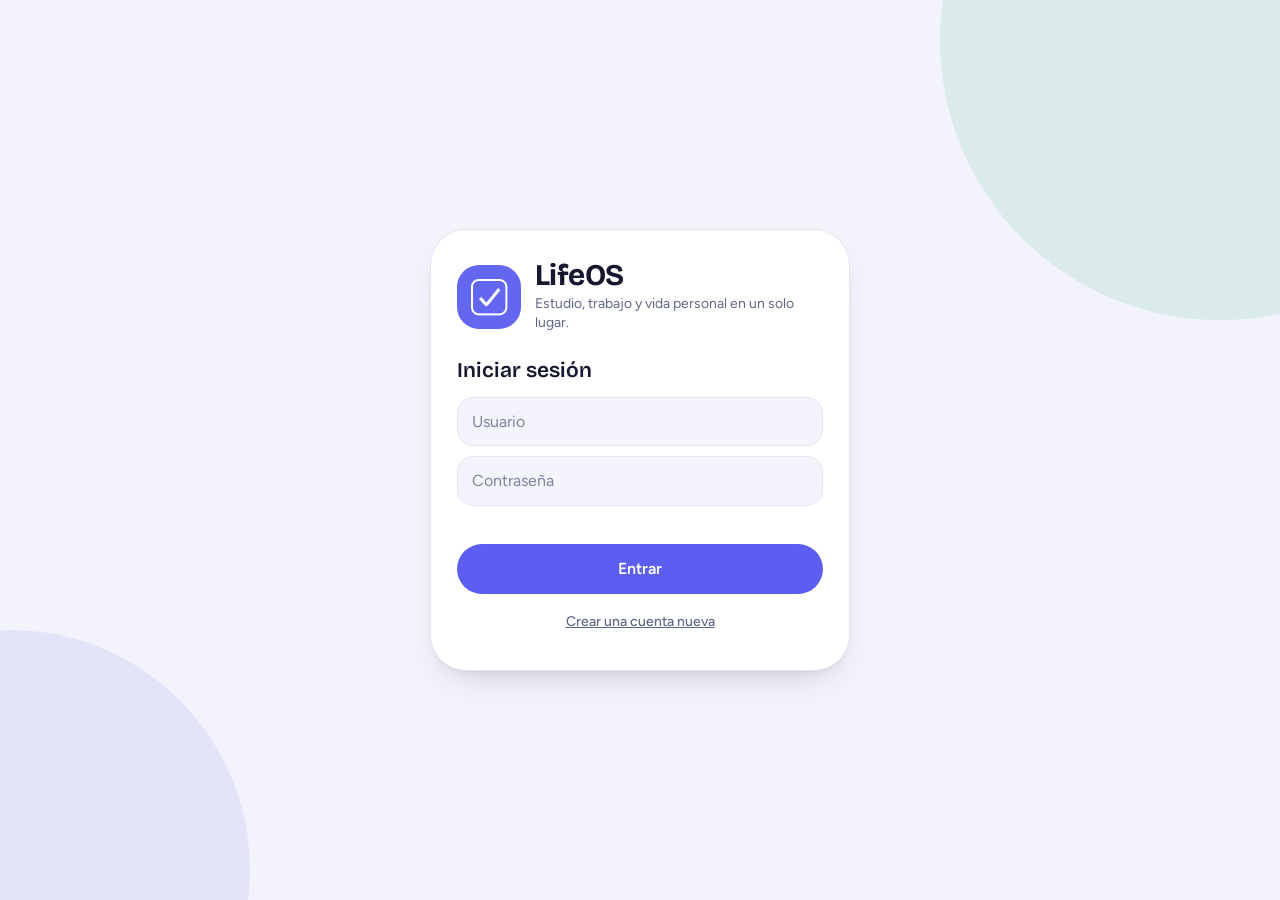
<file: trabajo.html>
<!DOCTYPE html>
<html lang="es">
<head>
<meta charset="UTF-8">
<meta name="viewport" content="width=device-width, initial-scale=1, viewport-fit=cover">
<title>LifeOS · Trabajo</title>
<link rel="icon" type="image/png" href="favicon-64.png">
<link rel="manifest" href="manifest.json">
<meta name="theme-color" content="#6366f1">
<link rel="apple-touch-icon" href="icon-192.png">
<link rel="preconnect" href="https://fonts.googleapis.com">
<link rel="preconnect" href="https://fonts.gstatic.com" crossorigin>
<link href="https://fonts.googleapis.com/css2?family=Bricolage+Grotesque:opsz,wght@12..96,600;12..96,700&family=Figtree:wght@400;500;600;700&display=swap" rel="stylesheet">
<link rel="stylesheet" href="styles.css">
<style>
:root{--ring:var(--ac);--chip-cr:#c62828;--chip-c1:#b45309;--chip-c2:#2563eb}
@media (prefers-color-scheme:dark){:root:not([data-theme="light"]){--chip-cr:#ff8a8a;--chip-c1:#ffc15c;--chip-c2:#8bbcff}}
:root[data-theme="dark"]{--chip-cr:#ff8a8a;--chip-c1:#ffc15c;--chip-c2:#8bbcff}
body{padding:max(24px,env(safe-area-inset-top)) 24px max(48px,env(safe-area-inset-bottom))}
main{max-width:1180px;margin:0 auto}

/* encabezado */
.top{display:flex;flex-wrap:wrap;align-items:center;justify-content:space-between;gap:10px;margin-bottom:26px}
.top span{display:flex;gap:8px;flex-wrap:wrap}
h1{margin:6px 0 18px;font:700 clamp(30px,8vw,40px)/1.05 var(--f-head);letter-spacing:-.025em}
h3{margin:28px 4px 12px;font:600 16px var(--f-head);color:var(--mut)}

/* tarjetas */
.card{background:var(--card);border:1px solid var(--bd);border-radius:28px;padding:16px 20px}
.card.empty{border-style:dashed;box-shadow:none}
.empty{color:var(--mut);padding:24px;text-align:center}

/* captura rápida */
.cap-lbl{font:700 13px var(--f-body);color:var(--ac);margin:0 6px 8px}
.capbar{display:flex;align-items:center;gap:8px;padding:8px 8px 8px 22px;border-radius:999px;border:2px solid var(--ac);box-shadow:0 0 0 4px var(--card2),0 0 0 4px color-mix(in srgb,var(--ac) 16%,transparent),0 10px 28px -6px color-mix(in srgb,var(--ac) 45%,transparent)}
.capbar:focus-within{box-shadow:0 0 0 5px var(--card2),0 0 0 5px color-mix(in srgb,var(--ac) 24%,transparent),0 12px 32px -6px color-mix(in srgb,var(--ac) 60%,transparent)}
.capbar input{font-size:16px;font-weight:600}
.capbar input::placeholder{color:var(--mut);opacity:1;font-weight:500}
.capbar input{flex:1;min-width:0;border:0;border-radius:0;background:transparent;padding:10px 0}
.capbar input:focus-visible{outline:none}

/* tarea */
.row{display:flex;gap:12px;align-items:center;margin-bottom:12px}
.row .t{flex:1;min-width:0}
.row .t b{display:block;font:600 18px/1.25 var(--f-head)}
.row .t small{display:block;color:var(--mut);font-size:13px;margin-top:4px}
.row.task{display:grid;grid-template-columns:auto 1fr auto auto;grid-template-areas:"chk t chip acts";column-gap:14px;align-items:center}
.row.task .chk{grid-area:chk}.row.task .t{grid-area:t}.row.task .chip{grid-area:chip}.row.task .acts{grid-area:acts;display:flex}
.chk{width:34px;height:34px;border-radius:50%;border:2px solid var(--mut);background:none;cursor:pointer;color:transparent;font-size:16px;display:grid;place-items:center;padding:0;transition:background .15s,color .15s,border-color .15s}
.chk:hover{background:var(--ac);border-color:var(--ac);color:var(--ac-tx)}
.x{color:var(--mut);background:none;border:0;cursor:pointer;font-size:18px;width:38px;height:38px;border-radius:50%;padding:0}
.x:hover{background:var(--card2)}
.pl{display:inline-block;font-size:12px;font-weight:600;padding:3px 10px;border-radius:999px;margin:7px 6px 0 0}
.pm{background:var(--card2);background:color-mix(in srgb,var(--ac) 18%,transparent);color:var(--ok)}
.pg{background:var(--card2);color:var(--mut)}

/* fecha y hora */
.chip{flex:none;text-align:center;border-radius:20px;padding:9px 14px;min-width:94px}
.chip .a{display:block;font-size:12px;font-weight:700}
.chip .h{display:block;font:700 22px/1.15 var(--f-head)}
.chip .h.s{font:600 12px/1.7 var(--f-body)}
.chip .f{display:block;font-size:11px;opacity:.85}
.cr{background:var(--card2);background:color-mix(in srgb,var(--chip-cr) 15%,transparent);color:var(--chip-cr)}
.c1{background:var(--card2);background:color-mix(in srgb,var(--chip-c1) 16%,transparent);color:var(--chip-c1)}
.c2{background:var(--card2);background:color-mix(in srgb,var(--chip-c2) 15%,transparent);color:var(--chip-c2)}
.c3{background:var(--card2);color:var(--mut)}

/* conflictos de horario */
.ch{padding:20px 24px;background:var(--card);background:color-mix(in srgb,var(--cc) 9%,var(--card));border-color:var(--card2);border-color:color-mix(in srgb,var(--cc) 38%,transparent)}
.ch b{display:block;font:600 17px var(--f-head)}
.ch small{display:block;color:var(--mut);margin-top:4px;line-height:1.45}
.ch .sg{color:var(--tx);margin-top:8px}
.ch .nv{display:inline-block;font-size:12px;font-weight:700;color:#fff;background:var(--cc);padding:3px 11px;border-radius:999px;margin-bottom:8px}

/* áreas */
.grid{display:grid;grid-template-columns:repeat(auto-fill,minmax(155px,1fr));gap:12px}
.area{position:relative;overflow:hidden;cursor:pointer;border-radius:28px;padding:18px;transition:transform .2s}
.area:hover{transform:translateY(-3px)}
.area::before{content:"";position:absolute;right:-30px;top:-30px;width:100px;height:100px;border-radius:50%;background:var(--c);opacity:.16}
.area .i{position:relative;width:50px;height:50px;border-radius:18px;display:grid;place-items:center;font-size:25px;margin-bottom:14px;background:var(--card2);background:color-mix(in srgb,var(--c) 22%,transparent)}
.area b{position:relative;font:600 16px var(--f-head)}
.area small{position:relative}

/* resumen */
.stats{display:grid;grid-template-columns:1fr 1fr;gap:12px}
.stats b{font:700 32px/1.1 var(--f-head);display:block;margin-bottom:2px}

/* ===== tablero ===== */
.hd{display:flex;align-items:baseline;justify-content:space-between;gap:6px 16px;flex-wrap:wrap;margin:8px 0 24px}
.hd h1{margin:0}
.hd .sub{color:var(--mut);font-size:14px}
.strip{display:grid;grid-template-columns:repeat(auto-fit,minmax(160px,1fr));gap:16px;margin:26px 0 10px}
.strip .area{display:flex;align-items:center;gap:14px;padding:16px 18px;border-radius:22px}
.strip .area .i{width:42px;height:42px;border-radius:14px;font-size:21px;margin:0;flex:none}
.strip .area>div:last-child{position:relative;min-width:0}
.strip .area b{display:block;font-size:15px;line-height:1.2}
.strip .area small{color:var(--mut);font-size:12px}
.strip .area::before{width:70px;height:70px;right:-20px;top:-20px}
.dash{display:grid;grid-template-columns:minmax(0,1fr) 340px;gap:36px;align-items:start}
.dash h3{margin:36px 4px 16px}.dash h3:first-child{margin-top:26px}
.side{position:sticky;top:16px;display:grid;gap:22px;margin-top:26px}
.side h3{margin:0 0 16px}
.side .card{padding:22px}
.tgrid,.mini,.chgrid{display:grid;grid-template-columns:repeat(auto-fill,minmax(min(290px,100%),1fr));gap:18px}
.mini{gap:12px}
.tgrid>.empty,.mini>.empty{grid-column:1/-1}
.tk{display:flex;flex-direction:column;gap:16px;padding:18px 18px 18px 22px;border-radius:24px;border-left:5px solid var(--ib,var(--bd))}
.tk-h{display:flex;justify-content:space-between;align-items:center;gap:8px}
.tk .chip{display:flex;align-items:baseline;flex-wrap:wrap;gap:2px 8px;min-width:0;padding:5px 12px;border-radius:14px;text-align:left}
.tk .chip .a{font-size:12px}.tk .chip .h{font-size:15px}.tk .chip .h.s{font-size:12px;line-height:1.4}.tk .chip .f{font-size:11px}
.tk .acts{display:flex;flex:none}
.tk .x{width:32px;height:32px;font-size:15px}
.tk-b{display:flex;gap:16px;align-items:flex-start}
.tk .chk{flex:none;width:30px;height:30px;font-size:14px}
.tk .t{min-width:0}
.tk .t b{display:block;font:600 16px/1.25 var(--f-head)}
.tk .t small{display:block;color:var(--mut);font-size:12.5px;margin-top:6px}
.tk .pl{margin:10px 8px 0 0}
.mn{display:flex;align-items:center;gap:12px;padding:12px 10px 12px 16px;border-radius:18px}
.mn .chk{flex:none;width:26px;height:26px;font-size:13px}
.mn .t{flex:1;min-width:0}
.mn .t b{display:block;font:600 14px var(--f-head);white-space:nowrap;overflow:hidden;text-overflow:ellipsis}
.mn .t small{display:block;color:var(--mut);font-size:12px}
.mn .w{flex:none;font-size:12px;color:var(--mut);font-weight:600}
.mn .x{width:30px;height:30px;font-size:14px;flex:none}
.sum{display:grid;grid-template-columns:1fr 1fr;gap:16px}
.sum b{display:block;font:700 26px/1.1 var(--f-head)}
.sum small,.side .nota{color:var(--mut);font-size:12px}
.bar{height:8px;border-radius:99px;background:var(--card2);overflow:hidden;margin:20px 0 10px}
.bar i{display:block;height:100%;background:var(--ac);border-radius:99px}
.cal{display:grid;grid-template-columns:repeat(7,1fr);gap:6px 4px;text-align:center}
.cal .w{font-size:11px;color:var(--mut);padding-bottom:8px}
.cal button{position:relative;aspect-ratio:1;border:0;border-radius:12px;background:none;color:var(--tx);font:500 13px var(--f-body);cursor:pointer;padding:0}
.cal button:hover{background:var(--card2)}
.cal .dot::after{content:"";position:absolute;left:50%;bottom:4px;width:5px;height:5px;margin-left:-2.5px;border-radius:50%;background:var(--amb)}
.cal .dr::after{background:var(--red)}
.cal .hoy{background:var(--ac);color:var(--ac-tx);font-weight:700}
.cal .hoy:hover{background:var(--ac)}
.cal .hoy.dot::after{background:var(--ac-tx)}
.pay{display:flex;justify-content:space-between;gap:12px;padding:14px 0;border-top:1px solid var(--bd);font-size:14px}
.pay:first-of-type{border-top:0;padding-top:0}
.pay b{font-weight:600}.pay small{display:block;color:var(--mut);font-size:12px}
.pay>span:last-child{font-weight:700;white-space:nowrap}
@media (max-width:900px){
  .dash{grid-template-columns:1fr;gap:8px}
  .side{margin-top:0}
  .side{position:static;grid-template-columns:repeat(auto-fit,minmax(min(300px,100%),1fr));align-items:start}
}

/* formulario */
.two{display:grid;grid-template-columns:1fr 1fr;gap:12px}
dialog .top{margin-bottom:6px}

@media (max-width:520px){
  .two{grid-template-columns:1fr}
}

/* captura múltiple */
.mrow{border:1.5px solid var(--bd);border-radius:18px;padding:12px;margin-bottom:10px;background:var(--card2)}
.mrow.off{opacity:.45}
.mh{display:flex;align-items:center;gap:8px;margin-bottom:8px;font-size:13px;font-weight:700;color:var(--mut)}
.mh select{flex:1}
.mg{display:grid;grid-template-columns:1fr 1fr;gap:8px}
.mg .full{grid-column:1/-1}
.mrow input,.mrow select{width:100%}
.mh input[type=checkbox]{width:auto}
.mlist{max-height:58vh;overflow:auto;margin-top:10px}
.res{display:grid;grid-template-columns:repeat(3,1fr)}
.res>div{padding:0 14px;border-left:1px solid var(--bd)}.res>div:first-child{padding-left:0;border:0}
.res b{display:block;font:700 30px/1.1 var(--f-head)}.res small{display:block;color:var(--mut);font-size:12px;margin:2px 0 10px}
.rb{height:6px;border-radius:99px;background:var(--card2);overflow:hidden}.rb i{display:block;height:100%;border-radius:99px}
.lst{padding:18px 20px}.lh{display:flex;justify-content:space-between;align-items:center;gap:10px;flex-wrap:wrap;margin-bottom:6px}
.lh b,.eh b{font:600 18px var(--f-head)}
.tabs{display:flex;gap:6px}.tabs button{border:1px solid var(--bd);background:none;border-radius:999px;padding:6px 14px;font:600 13px var(--f-body);color:var(--tx);cursor:pointer}
.tabs button.on{background:var(--ac);border-color:var(--ac);color:var(--ac-tx)}
.lr{display:flex;align-items:center;gap:12px;padding:13px 0;border-top:1px solid var(--bd);flex-wrap:wrap}
.lr .chk{flex:none;width:26px;height:26px;font-size:13px}
.li{flex:none;width:38px;height:38px;border-radius:12px;display:grid;place-items:center;font-size:19px;background:var(--card2);background:color-mix(in srgb,var(--c) 20%,transparent)}
.lt{flex:1;min-width:150px}.lt b{display:block;font:600 15px/1.25 var(--f-head)}.lt small{color:var(--mut);font-size:12px}
.pri{font-size:12px;font-weight:700;padding:4px 12px;border-radius:999px;background:var(--card2);color:var(--mut)}
.pri.hi{background:var(--card2);background:color-mix(in srgb,var(--red) 16%,transparent);color:var(--red)}
.lw{font-size:13px;color:var(--mut);white-space:nowrap}.lw.ov{color:var(--red);font-weight:600}
.mnu{position:relative}.mnu summary{list-style:none;cursor:pointer;width:32px;height:32px;border-radius:50%;display:grid;place-items:center;color:var(--mut);font-size:18px}
.mnu summary::-webkit-details-marker{display:none}.mnu summary:hover{background:var(--card2)}
.mnu div{position:absolute;right:0;top:100%;z-index:6;min-width:140px;background:var(--card);border:1px solid var(--bd);border-radius:14px;padding:4px;box-shadow:0 8px 24px #0002}
.mnu div button{display:block;width:100%;text-align:left;border:0;background:none;padding:9px 12px;border-radius:10px;cursor:pointer;color:var(--tx);font:500 13px var(--f-body)}.mnu div button:hover{background:var(--card2)}
.more{width:100%;margin-top:8px}.eh{margin:28px 4px 12px}
.eg{display:grid;grid-template-columns:repeat(auto-fit,minmax(250px,1fr));gap:14px}
.ent{padding:16px}.et{display:flex;gap:12px;align-items:center;margin-bottom:12px}
.ef{display:flex;justify-content:space-between;align-items:center;gap:8px;font-size:13px;color:var(--mut);margin-bottom:10px}
.pill{font-size:12px;font-weight:700;padding:3px 10px;border-radius:999px;background:var(--card2);color:var(--mut)}
.pill.pv{background:var(--card2);background:color-mix(in srgb,var(--amb) 18%,transparent);color:var(--amb)}
.pill.ov{background:var(--card2);background:color-mix(in srgb,var(--red) 16%,transparent);color:var(--red)}
</style>
</head>
<body>
<main id="app"></main>
<dialog id="dlg"></dialog>
<script>
const URL_='https://syeuxondhnartyizvsqb.supabase.co', KEY='eyJhbGciOiJIUzI1NiIsInR5cCI6IkpXVCJ9.eyJpc3MiOiJzdXBhYmFzZSIsInJlZiI6InN5ZXV4b25kaG5hcnR5aXp2c3FiIiwicm9sZSI6ImFub24iLCJpYXQiOjE3OTE0MDU5NjksImV4cCI6MjEwNjk4MTk2OX0.S8cXt1awb_AQoQ6Q1ynaqh4D2FVtux2yTxXbpeiJNtg';
const H={apikey:KEY,Authorization:'Bearer '+KEY,'Content-Type':'application/json',Prefer:'return=representation'};
const api=async(p,o={})=>{const r=await fetch(URL_+'/rest/v1/'+p,{headers:H,...o});if(!r.ok)throw new Error(await r.text());return r.status===204?null:r.json()};
const DEF=[['Proyectos','💼','#6366f1'],['Reuniones','👥','#3b82f6'],['Entregables','📦','#f59e0b'],['Clientes','🤝','#10b981'],['Administrativo','🗂','#8b5cf6']];
const CATS=['reunión','entrega','tarea','pago','otro'];
let user,areas=[],items=[],cursos=[],view=null;
try{const t=localStorage.getItem('theme');if(t==='dark'||t==='light')document.documentElement.setAttribute('data-theme',t)}catch(e){}
try{user=JSON.parse(localStorage.getItem('lifeos_user'))}catch(e){}
const $=s=>document.querySelector(s);
const esc=s=>String(s??'').replace(/[&<>"]/g,c=>({'&':'&amp;','<':'&lt;','>':'&gt;','"':'&quot;'}[c]));
const pad=n=>String(n).padStart(2,'0');
const iso=d=>d.getFullYear()+'-'+pad(d.getMonth()+1)+'-'+pad(d.getDate());
const days=f=>{const[y,m,d]=f.split('-').map(Number);const a=new Date(y,m-1,d),n=new Date();n.setHours(0,0,0,0);return Math.round((a-n)/864e5)};
function score(i){const d=days(i.fecha);const u=d<=0?10:d<=2?8:d<=7?5:d<=30?3:1;return u*2+i.importancia*2+i.esfuerzo}
function sort(l){return [...l].sort((a,b)=>{const da=days(a.fecha),db=days(b.fecha);if(da<0||db<0){if(da<0&&db<0)return da-db;return da<0?-1:1}return score(b)-score(a)||da-db})}
function why(i){const d=days(i.fecha);const h=i.hora?' a las '+String(i.hora).slice(0,5):(d<=1&&d>=0?' · todo el día':'');const w=d<0?'Vencido hace '+(-d)+(d==-1?' día':' días'):d==0?'Vence hoy'+h:d==1?'Vence mañana'+h:'En '+d+' días'+h;return w+' · importancia '+['','baja','media','alta'][i.importancia]}
function next(f,r){const[y,m,d]=f.split('-').map(Number);if(r==='semanal')return iso(new Date(y,m-1,d+7));const ty=r==='anual'?y+1:y,tm=r==='anual'?m-1:m;const last=new Date(ty,tm+1,0).getDate();return iso(new Date(ty,tm,Math.min(d,last)))}
let choques=[];
const NV={alto:['#dc2626','Conflicto de horario'],medio:['#b45309','Día cargado'],bajo:['#2563eb','Ojo con este día']};
function choquesHtml(){
  if(!choques.length)return '';
  return '<h3>⚠ Conflictos de horario</h3><div class="chgrid">'+choques.slice(0,5).map(c=>{
    const n=[...(NV[c.nivel]||NV.bajo)];if(c.nivel==='medio'&&c.motivos.some(m=>/hora/.test(m)))n[1]='Conflicto de horario';
    return `<div class="card ch" style="--cc:${n[0]}"><span class="nv">${n[1]}</span><b>${fdate(c.fecha)}</b>`+
      c.motivos.map(m=>`<small>${esc(m)}</small>`).join('')+
      `<small>${c.items.map(i=>(i.origen==='estudio'?'📚 ':'💼 ')+esc(i.titulo)+(i.monto?' (S/ '+Number(i.monto).toFixed(2)+')':'')).join(' · ')}</small>`+
      `<small class="sg">💡 ${esc(c.sugerencia)}</small></div>`}).join('')+'</div>';
}
async function refreshChoques(){return;
  try{
    const r=await fetch(URL_+'/rest/v1/rpc/lifeos_choques',{method:'POST',headers:H,body:JSON.stringify({p_username:user.username,p_dias:14})});
    choques=r.ok?await r.json():[];
  }catch(e){choques=[]}
  const el=$('#choques');if(el)el.innerHTML=choquesHtml();
}
async function load(){
  const u=encodeURIComponent(user.username);
  areas=await api('trabajo_areas?username=eq.'+u+'&order=orden');
  if(!areas.length){areas=await api('trabajo_areas',{method:'POST',body:JSON.stringify(DEF.map((a,i)=>({username:user.username,nombre:a[0],icono:a[1],color:a[2],orden:i})))})}
  items=await api('trabajo_items?username=eq.'+u+'&order=fecha');
  try{cursos=await api('courses?username=eq.'+u+'&select=id,name,icon&order=orden')}catch(e){cursos=[]}
}
const DN=['dom','lun','mar','mié','jue','vie','sáb'],MN=['ene','feb','mar','abr','may','jun','jul','ago','sep','oct','nov','dic'];
function fdate(f){const[y,m,d]=f.split('-').map(Number);const t=new Date(y,m-1,d);return DN[t.getDay()]+' '+d+' '+MN[m-1]}
function chip(i){const d=days(i.fecha),h=i.hora?String(i.hora).slice(0,5):'';const cl=d<0?'cr':d<=1?'c1':d<=7?'c2':'c3';let a,b,bs=false,f;
  if(d<0){a='Vencido';b='hace '+(-d)+(d==-1?' día':' días');bs=true;f=h?'a las '+h:'todo el día'}
  else{a=d==0?'Hoy':d==1?'Mañana':'En '+d+' días';if(h)b=h;else{b='Todo el día';bs=true}f=fdate(i.fecha)}
  return `<div class="chip ${cl}"><span class="a">${a}</span><span class="h${bs?' s':''}">${b}</span><span class="f">${f}</span></div>`}
function row(i){const a=areas.find(x=>x.id===i.area_id)||{};
  const pills=(i.monto?`<span class="pl pm">S/ ${Number(i.monto).toFixed(2)}</span>`:'')+(i.repite!=='no'?`<span class="pl pg">↻ ${i.repite}</span>`:'');
  const ib=['','var(--bd)','var(--amb)','var(--red)'][i.importancia]||'var(--bd)';
  return `<div class="card tk" style="--ib:${ib}"><div class="tk-h">${chip(i)}<span class="acts"><button class="x" title="Editar" onclick="edit(${i.id})">✏️</button><button class="x" title="Eliminar" onclick="del(${i.id})">🗑</button></span></div><div class="tk-b"><button class="chk" title="Marcar como hecha" onclick="done(${i.id})">✓</button><div class="t"><b>${esc(i.titulo)}</b><small>${a.icono||''} ${esc(a.nombre||'')} · ${i.categoria} · importancia ${['','baja','media','alta'][i.importancia]}</small>${pills?'<div>'+pills+'</div>':''}</div></div></div>`}
function mini(i){const a=areas.find(x=>x.id===i.area_id)||{};
  return `<div class="card mn"><button class="chk" title="Marcar como hecha" onclick="done(${i.id})">✓</button><div class="t"><b>${esc(i.titulo)}</b><small>${a.icono||''} ${esc(a.nombre||'')}${i.monto?' · S/ '+Number(i.monto).toFixed(2):''}</small></div><span class="w">${fdate(i.fecha)}</span><button class="x" title="Editar" onclick="edit(${i.id})">✏️</button></div>`}
function calHtml(pend){const n=new Date(),y=n.getFullYear(),m=n.getMonth(),ym=iso(n).slice(0,7),first=(new Date(y,m,1).getDay()+6)%7,len=new Date(y,m+1,0).getDate(),by={};
  pend.forEach(i=>{if(i.fecha.startsWith(ym)){const d=+i.fecha.slice(8);(by[d]=by[d]||[]).push(i)}});
  let h='<div class="cal">'+['L','M','M','J','V','S','D'].map(d=>`<span class="w">${d}</span>`).join('')+'<span></span>'.repeat(first);
  for(let d=1;d<=len;d++){const l=by[d]||[],c=(l.length?(d<n.getDate()?'dot dr':'dot'):'')+(d===n.getDate()?' hoy':'');
    h+=`<button class="${c.trim()}" title="${l.length?esc(l.map(i=>i.titulo).join(', ')):'Agregar actividad este día'}" onclick="openForm(null,{fecha:'${ym}-${pad(d)}'})">${d}</button>`}
  return h+'</div>'}
function render(){
  if(!user||!user.username){location.replace('./');return}
  const pend=items.filter(i=>!i.hecho),now=new Date(),ym=iso(now).slice(0,7);
  const mesDe=l=>({por:l.filter(i=>!i.hecho&&i.monto&&i.fecha.startsWith(ym)).reduce((t,i)=>t+Number(i.monto),0),ok:l.filter(i=>i.hecho&&i.hecho_en&&i.hecho_en.startsWith(ym)).length});
  if(view){const a=areas.find(x=>x.id===view),l=sort(pend.filter(i=>i.area_id===view)),s=mesDe(items.filter(i=>i.area_id===view));
    $('#app').innerHTML=`<div class="top"><button class="btn" onclick="view=null;render()">← Trabajo</button><button class="btn p" onclick="openForm(${view})">+ Nueva</button></div><div class="hd"><h1>${a.icono} ${esc(a.nombre)}</h1><span class="sub">${l.length} pendientes · ${s.ok} cumplidas este mes</span></div><div class="card lst">${l.map(lrow).join('')||'<div class="empty">Nada pendiente aquí.</div>'}</div>`;return}
  const s=mesDe(items),srt=sort(pend),top=srt.slice(0,4),rest=srt.slice(4,12);
  const pm=pend.filter(i=>i.fecha.startsWith(ym)).length,pct=s.ok+pm?Math.round(100*s.ok/(s.ok+pm)):0;
  const hs_=items.filter(i=>i.hecho&&i.hecho_en&&i.hecho_en.startsWith(ym)),pe_=pend.filter(i=>i.fecha<=ym+'-31').length,ot_=hs_.filter(i=>iso(new Date(i.hecho_en))<=i.fecha).length,tt_=hs_.length+pe_;
const rs={mes:now.toLocaleDateString('es',{month:'long'}),ok:hs_.length,pen:pe_,at:hs_.length?Math.round(100*ot_/hs_.length):null,pOk:tt_?Math.round(100*hs_.length/tt_):0,pPen:tt_?Math.round(100*pe_/tt_):0};
const pagos=pend.filter(i=>i.monto&&days(i.fecha)>=0).sort((x,y)=>x.fecha.localeCompare(y.fecha)).slice(0,4);
  $('#app').innerHTML=`<div class="top"><a class="btn back" href="./">← Volver al menú</a><span><button class="btn" onclick="planOpen()">📅 Plan de hoy</button> <button class="btn" onclick="planSemOpen()">🗓 Plan semanal</button> <button class="btn p" onclick="openForm()">+ Nueva</button></span></div>
  <div class="hd"><h1>Trabajo</h1><span class="sub">${fdate(iso(now))} · ${pend.length} pendientes</span></div>
  <div class="cap-lbl">✨ Escribe o dicta y la IA lo ordena</div><div class="card capbar"><input id="cap" placeholder="Escribe o dicta: reunión con gerencia el jueves 10am" onkeydown="if(event.key==='Enter')capture()"><button class="btn ic" onclick="dictar()" title="Dictar">🎤</button><button class="btn p ic" onclick="capture()" title="Entender con IA">✨</button></div><div id="cap-msg" style="font-size:12px;color:var(--mut);min-height:16px;margin-bottom:0"></div>
  <div class="strip">${areas.map(a=>`<div class="card area" style="--c:${a.color}" onclick="view=${a.id};render()"><div class="i">${a.icono}</div><div><b>${esc(a.nombre)}</b><small>${pend.filter(i=>i.area_id===a.id).length} pendientes</small></div></div>`).join('')}</div>
  <div class="dash"><div class="mainc"><div id="choques">${choquesHtml()}</div>
    ${bloqueTrabajo(pend)}</div>
  <aside class="side">
    <div class="card"><h3>📊 Resumen de ${rs.mes}</h3><div class="res"><div><b>${rs.ok}</b><small>tareas completadas</small><div class="rb"><i style="width:${rs.pOk}%;background:var(--ok,#10b981)"></i></div></div><div><b>${rs.pen}</b><small>pendientes</small><div class="rb"><i style="width:${rs.pPen}%;background:var(--ac)"></i></div></div><div><b>${rs.at===null?'—':rs.at+'%'}</b><small>a tiempo</small><div class="rb"><i style="width:${rs.at||0}%;background:var(--ok,#10b981)"></i></div></div></div></div>
    <div class="card"><h3>Calendario</h3>${calHtml(pend)}</div>
    ${pagos.length?`<div class="card"><h3>Próximos pagos</h3>${pagos.map(i=>`<div class="pay"><span><b>${esc(i.titulo)}</b><small>${fdate(i.fecha)}</small></span><span>S/ ${Number(i.monto).toFixed(2)}</span></div>`).join('')}</div>`:''}
  </aside></div>`;refreshChoques()}
let tab='todo',showAll=false,showEnt=false;
function setTab(t){tab=t;showAll=false;render()}
function verTodo(){showAll=true;render()}
function verEnt(){showEnt=true;render()}
const IC={'reunión':'👥',entrega:'📦',tarea:'✅',pago:'💳',otro:'📌'};
function lrow(i){const a=areas.find(x=>x.id===i.area_id)||{},d=days(i.fecha),h=i.hora?String(i.hora).slice(0,5):'';
const pr=i.importancia===3?'<span class="pri hi">❗ Alta</span>':'<span class="pri">'+(i.importancia===2?'Normal':'Baja')+'</span>';
const cw=d<0?'Vencido hace '+(-d)+(d==-1?' día':' días'):d==0?'Hoy':d==1?'Mañana':fdate(i.fecha);
return `<div class="lr"><button class="chk" title="Marcar como hecha" onclick="done(${i.id})">✓</button><span class="li" style="--c:${a.color||'#6366f1'}">${IC[i.categoria]||'📌'}</span><div class="lt"><b>${esc(i.titulo)}</b><small>${a.icono||''} ${esc(a.nombre||'')}${i.repite&&i.repite!=='no'?' · ↻ '+i.repite:''}</small></div>${pr}<span class="lw${d<0?' ov':''}">🕒 ${cw}${h?' · '+h:''}</span><details class="mnu"><summary title="Más opciones">⋯</summary><div><button onclick="edit(${i.id})">✏️ Editar</button><button onclick="del(${i.id})">🗑 Eliminar</button></div></details></div>`}
function ent(i){const a=areas.find(x=>x.id===i.area_id)||{},d=days(i.fecha);
const st=d<0?['Vencido','ov']:d<=1?['Por vencer','pv']:['Pendiente',''];
const t0=new Date(i.creado_en).getTime(),t1=new Date(i.fecha+'T23:59:00').getTime(),p=t1>t0?Math.max(0,Math.min(100,Math.round(100*(Date.now()-t0)/(t1-t0)))):100;
return `<div class="card ent"><div class="et"><span class="li" style="--c:${a.color||'#6366f1'}">${IC[i.categoria]||'📌'}</span><div class="lt"><b>${esc(i.titulo)}</b><small>${a.icono||''} ${esc(a.nombre||'')} · ${esc(i.categoria||'otro')}</small></div></div><div class="ef"><span>📅 ${d==0?'Hoy':d==1?'Mañana':d<0?'Venció '+fdate(i.fecha):fdate(i.fecha)}${i.hora?' · '+String(i.hora).slice(0,5):''}</span><span class="pill ${st[1]}">${st[0]}</span></div><div class="rb" title="Plazo transcurrido"><i style="width:${p}%;background:var(--ac)"></i></div></div>`}
function bloqueTrabajo(pend){
const all=sort(pend),hoy=all.filter(i=>days(i.fecha)<=0),f=tab==='alta'?hoy.filter(i=>i.importancia===3):hoy;
const lim=showAll?f.length:8,vis=f.slice(0,lim);
const tabs=[['todo','Todo'],['alta','Alta']].map(t=>`<button class="${tab===t[0]?'on':''}" onclick="setTab('${t[0]}')">${t[1]}</button>`).join('');
const vacio=tab==='alta'?'Nada de importancia alta para hoy.':'Nada para hoy. ¡Todo al día!';
let h=`<div class="card lst"><div class="lh"><b>✅ Tu trabajo de hoy</b><div class="tabs">${tabs}</div></div>${vis.map(lrow).join('')||'<div class="empty">'+vacio+'</div>'}${f.length>lim?`<button class="btn more" onclick="verTodo()">Ver los ${f.length}</button>`:''}</div>`;
const en=all.filter(i=>days(i.fecha)>0).sort((x,y)=>x.fecha.localeCompare(y.fecha)||String(x.hora||'').localeCompare(String(y.hora||''))),lim2=showEnt?en.length:6;
h+=`<div class="eh"><b>🚩 Próximos entregables</b></div>`+(en.length?`<div class="eg">${en.slice(0,lim2).map(ent).join('')}</div>${en.length>lim2?`<button class="btn more" onclick="verEnt()">Ver todos (${en.length})</button>`:''}`:'<div class="card empty">Sin pendientes próximos. ¡Todo al día!</div>');
return h}
let editId=null;
function edit(id){const it=items.find(x=>x.id===id);if(it)openForm(null,it)}
function openForm(aid,it){editId=it&&it.id?it.id:null;const v=it||{};const d=$('#dlg');
  const sel=(a,b)=>String(a)===String(b)?'selected':'';
  d.innerHTML=`<div class="top"><b>${editId?'Editar actividad':'Nueva actividad'}</b><button class="x" onclick="$('#dlg').close()">✕</button></div>
  <label>Título</label><input id="f-t" placeholder="Enviar informe semanal" value="${esc(v.titulo||'')}">
  <div class="two"><div><label>Área</label><select id="f-a">${areas.map(a=>`<option value="${a.id}" ${sel(a.id,it?it.area_id:aid)}>${a.icono} ${esc(a.nombre)}</option>`).join('')}</select></div><div><label>Categoría</label><select id="f-c">${CATS.map(c=>`<option ${sel(c,v.categoria)}>${c}</option>`).join('')}</select></div></div>
  <div class="two"><div><label>Fecha límite</label><input id="f-f" type="date" value="${v.fecha||iso(new Date())}"></div><div><label>Hora (opcional)</label><input id="f-h" type="time" value="${v.hora?String(v.hora).slice(0,5):''}"></div></div>
  <div class="two"><div><label>Importancia</label><select id="f-i"><option value="1" ${sel(1,v.importancia)}>Baja</option><option value="2" ${sel(2,v.importancia||2)}>Media</option><option value="3" ${sel(3,v.importancia)}>Alta</option></select></div><div><label>Esfuerzo</label><select id="f-e"><option value="1" ${sel(1,v.esfuerzo)}>Poco</option><option value="2" ${sel(2,v.esfuerzo||2)}>Medio</option><option value="3" ${sel(3,v.esfuerzo)}>Mucho</option></select></div></div>
  <div class="two"><div><label>Monto (S/)</label><input id="f-m" type="number" step="0.01" min="0" value="${v.monto??''}"></div><div><label>Se repite</label><select id="f-r">${['no','semanal','mensual','anual'].map(r=>`<option value="${r}" ${sel(r,v.repite||'no')}>${r==='no'?'No':r[0].toUpperCase()+r.slice(1)}</option>`).join('')}</select></div></div>
  <label>Notas</label><textarea id="f-n" rows="2">${esc(v.notas||'')}</textarea>
  <p id="f-err" style="color:var(--red);font-size:13px;margin:8px 0 0"></p>
  <button class="btn p" style="width:100%;margin-top:10px" onclick="save()">${editId?'Guardar cambios':'Guardar actividad'}</button>`;d.showModal()}
async function save(){const t=$('#f-t').value.trim(),f=$('#f-f').value;if(!t||!f){$('#f-err').textContent='Escribe un título y una fecha.';return}
  const m=$('#f-m').value;
  const body={area_id:+$('#f-a').value,titulo:t,categoria:$('#f-c').value,fecha:f,hora:$('#f-h').value||null,importancia:+$('#f-i').value,esfuerzo:+$('#f-e').value,monto:m?+m:null,repite:$('#f-r').value,notas:$('#f-n').value};
  try{
    if(editId){const r=await api('trabajo_items?id=eq.'+editId,{method:'PATCH',body:JSON.stringify(body)});const k=items.findIndex(x=>x.id===editId);if(k>=0&&r[0])items[k]=r[0]}
    else{const r=await api('trabajo_items',{method:'POST',body:JSON.stringify({username:user.username,...body})});items.push(...r)}
    $('#dlg').close();render()}catch(e){$('#f-err').textContent='No se pudo guardar. Intenta de nuevo.'}}
async function done(id){const i=items.find(x=>x.id===id);if(!i)return;
  try{await api('trabajo_items?id=eq.'+id,{method:'PATCH',body:JSON.stringify({hecho:true,hecho_en:new Date().toISOString()})});i.hecho=true;i.hecho_en=new Date().toISOString();
    if(i.repite!=='no'){const r=await api('trabajo_items',{method:'POST',body:JSON.stringify({username:i.username,area_id:i.area_id,titulo:i.titulo,categoria:i.categoria,fecha:next(i.fecha,i.repite),hora:i.hora,importancia:i.importancia,esfuerzo:i.esfuerzo,monto:i.monto,repite:i.repite,notas:i.notas})});items.push(...r)}
    render()}catch(e){alert('No se pudo actualizar.')}}
async function del(id){if(!confirm('¿Eliminar esta actividad?'))return;try{await api('trabajo_items?id=eq.'+id,{method:'DELETE'});items=items.filter(x=>x.id!==id);render()}catch(e){alert('No se pudo eliminar.')}}

/* ===== IA: captura en lenguaje natural + plan de hoy ===== */
const WD=['domingo','lunes','martes','miércoles','jueves','viernes','sábado'];
async function ia(b){const r=await fetch(URL_+'/functions/v1/lifeos-ia',{method:'POST',headers:{apikey:KEY,Authorization:'Bearer '+KEY,'Content-Type':'application/json'},body:JSON.stringify(b)});const j=await r.json();if(j.error)throw new Error(j.error);return j}
function dmf(l){const now=new Date();let off=0,b=l.match(/\b(?:el\s+)?(?:d[ií]a\s+)?(\d{1,2})\s+(?:de\s+|del\s+)?(este\s+mes|mes\s+actual|(?:el\s+)?(?:pr[oó]ximo|siguiente)\s+mes|mes\s+que\s+viene)/);
  if(b){off=/pr[oó]ximo|siguiente|viene/.test(b[2])?1:0}
  else{b=l.match(/\bd[ií]a\s+(\d{1,2})\b(?!\s*de\s)/)||l.match(/\bel\s+(\d{1,2})\b(?!\s*(?:de\s|\/|:|am|pm|h\b|soles?))/);if(b&&+b[1]<now.getDate())off=1}
  if(!b)return null;const d=+b[1];if(d<1||d>31)return null;
  const base=new Date(now.getFullYear(),now.getMonth()+off,1),y=base.getFullYear(),m=base.getMonth();
  return iso(new Date(y,m,Math.min(d,new Date(y,m+1,0).getDate())))}
function localParse(t){const now=new Date(),l=t.toLowerCase(),add=n=>iso(new Date(now.getFullYear(),now.getMonth(),now.getDate()+n));let f=iso(now);
  if(/pasado mañana/.test(l))f=add(2);else if(/mañana/.test(l))f=add(1);
  else if(dmf(l))f=dmf(l);
  else{const k=WD.findIndex(w=>l.includes(w)||l.includes(w.normalize('NFD').replace(/[\u0300-\u036f]/g,'')));if(k>=0)f=add((k-now.getDay()+7)%7||7)}
  const m=l.match(/s\/\.?\s*(\d+(?:[.,]\d+)?)|(\d+(?:[.,]\d+)?)\s*soles?|(?:cuesta|cuestan|costo|costó|son|total)\s*(?:de\s*)?(\d+(?:[.,]\d+)?)/),monto=m?parseFloat((m[1]||m[2]||m[3]).replace(',','.')):null;
  const h=l.match(/(\d{1,2})(?::(\d\d))?\s*(am|pm)\b/),hora=h?pad((+h[1]%12)+(h[3]==='pm'?12:0))+':'+(h[2]||'00'):'';
  const cat=/pag|factura/.test(l)?'pago':/reuni|junta|llamada/.test(l)?'reunión':/entreg|informe|reporte/.test(l)?'entrega':/tarea|proyecto/.test(l)?'tarea':'otro';
  const titulo=t.replace(/\s*(el\s+)?(d[ií]a\s+)?\d{1,2}\s+(de\s+|del\s+)?(este\s+mes|mes\s+actual|(el\s+)?(pr[oó]ximo|siguiente)\s+mes|mes\s+que\s+viene)/gi,'').replace(/\s*(el )?d[ií]a\s+\d{1,2}\b/gi,'').replace(/\s*(cuesta|cuestan|costo|costó)\s*(de\s*)?(s\/\.?\s*)?\d+([.,]\d+)?(\s*soles?)?/gi,'').replace(/\s*(el |para )?(lunes|martes|miércoles|jueves|viernes|sábado|domingo|pasado mañana|mañana|hoy)/gi,'').replace(/s\/\.?\s*\d+([.,]\d+)?|\d+([.,]\d+)?\s*soles?/gi,'').replace(/\s+/g,' ').trim();
  return{dm:!!dmf(l),titulo:titulo||t,fecha:f,hora,monto,categoria:cat,importancia:monto||cat==='pago'?3:2,esfuerzo:2,repite:'no'}}
function guessArea(t,c){const l=(t+' '+(c||'')).toLowerCase(),by=re=>areas.find(a=>re.test(a.nombre.toLowerCase()));
return(/reuni|junta|llamada|videollamada|equipo|presentaci/.test(l)&&by(/reunion/))||(/entreg|informe|reporte|deadline|avance/.test(l)&&by(/entregable/))||(/cliente|propuesta|cotiz|venta/.test(l)&&by(/cliente/))||(/factura|pago|contrato|permiso|document|admin/.test(l)&&by(/admin/))||(/proyecto|desarroll|sistema|tarea/.test(l)&&by(/proyecto/))||null}
async function captureUna(){
  const t=$('#cap').value.trim();if(!t)return;
  const m=$('#cap-msg'),now=new Date();m.textContent='Entendiendo…';
  const fuente={},CAMPOS=['titulo','categoria','fecha','hora','importancia','esfuerzo','monto','repite'];
  console.group('%c[LifeOS] Captura: "'+t+'"','font-weight:bold;color:#10b981');
  const payload={modo:'captura',texto:t,hoy:iso(now),dia:WD[now.getDay()],areas:areas.map(a=>({id:a.id,nombre:a.nombre}))};
  console.log('1) Enviado a la API:',payload);
  let resp=null,r=null,iaOk=false;
  try{
    resp=await ia(payload);
    console.log('2) Respuesta CRUDA de la API:',resp);
    r=resp.resultado;iaOk=!!(r&&r.titulo);
  }catch(e){console.warn('2) La API falló:',e.message)}
  const modelo=resp&&resp.modelo?(resp.proveedor?resp.proveedor+' / ':'')+resp.modelo:null;
  if(resp&&resp.intentos)console.table(resp.intentos);
  if(iaOk){
    console.log('%c   🤖 Modelo que respondió: '+modelo,'font-weight:bold;color:#10b981');
    console.log('   💭 Razonamiento de la IA:',r.razonamiento||'(la IA no dio razonamiento)');
    if(resp.correcciones&&Object.keys(resp.correcciones).length)console.log('   🔧 Correcciones del servidor (solo huecos):',resp.correcciones);
  }
  const lp=localParse(t);
  if(iaOk){
    CAMPOS.forEach(k=>fuente[k]='API ('+modelo+')');
    if(resp.correcciones){['monto','fecha'].forEach(k=>{if(resp.correcciones[k])fuente[k]='servidor (regex) sobre API'})}
    // Respaldo en el navegador: SOLO si la API dejó el campo vacío/inválido
    if(!(+r.monto>0)&&lp.monto){r.monto=lp.monto;fuente.monto='código local (respaldo)';console.log('   🔧 monto vacío en la API → completado por código local:',lp.monto)}
    if(lp.dm&&(!/^\d{4}-\d\d-\d\d$/.test(r.fecha||'')||r.fecha===iso(now))){r.fecha=lp.fecha;fuente.fecha='código local (respaldo)';console.log('   🔧 fecha vacía/hoy en la API → código local:',lp.fecha)}
  }else{
    console.warn('3) La API no dio respuesta usable → TODO lo decide el código local (respaldo)');
    r=lp;CAMPOS.forEach(k=>fuente[k]='código local (respaldo)');
  }
  // ÁREA: prioridad 1 = API; solo si falla → código local
  let area_id,quien;
  if(iaOk&&areas.some(a=>a.id==r.area_id)){area_id=+r.area_id;quien='API ('+modelo+')'}
  else{
    if(iaOk)console.warn('   ⚠ La API no dio un area_id válido ('+r.area_id+') → entra el código local');
    const g=guessArea(t,r.categoria);
    if(g){area_id=g.id;quien='código local (guessArea, respaldo)'}
    else{area_id=(areas[0]||{}).id;quien='⚠ POR DEFECTO (primera área, nadie decidió)'}
  }
  fuente.area=quien;
  const an=(areas.find(a=>a.id==area_id)||{}).nombre;
  console.log('%c4) ÁREA FINAL: '+an+'  ← decidió: '+quien,'font-weight:bold;color:'+(quien.startsWith('API')?'#10b981':'#d97706'));
  console.log('%c5) RESPUESTA FINAL DE: '+(iaOk?modelo:'código local (la API falló)'),'font-weight:bold;background:#10b981;color:#fff;padding:2px 6px;border-radius:4px');
  console.table(fuente);
  console.groupEnd();
  m.textContent=iaOk?'Revisa los datos y guarda ✓':'Sin IA por ahora: lectura básica. Revisa los datos.';
  const ok=(v,a,d)=>a.includes(v)?v:d;
  openForm(null,{titulo:String(r.titulo).slice(0,120),area_id,categoria:ok(r.categoria,CATS,'otro'),fecha:/^\d{4}-\d\d-\d\d$/.test(r.fecha)?r.fecha:iso(now),hora:r.hora||'',importancia:ok(+r.importancia,[1,2,3],2),esfuerzo:ok(+r.esfuerzo,[1,2,3],2),monto:r.monto>0?r.monto:null,repite:ok(r.repite,['no','semanal','mensual','anual'],'no'),notas:r.notas||''})
}

/* ===== captura múltiple: una frase -> varias actividades (personal y/o estudio) ===== */
let multi=[];
const CE=[['tarea','📋 Tarea'],['examen','📝 Examen'],['exposicion','🎤 Exposición']];
const REG_EST=/tarea|examen|parcial|exposici|pr[aá]ctica|laboratorio|\blab\b|trabajo (?:de|del|grupal)|entrega/i;
function cursoLocal(t){const l=t.toLowerCase();return cursos.filter(c=>l.includes(String(c.name).toLowerCase())).sort((a,b)=>b.name.length-a.name.length)[0]||null}
function normItem(x,t){
  const now=new Date();
  const base={on:true,destino:x.destino==='estudio'?'estudio':'personal',titulo:String(x.titulo||'').slice(0,120),fecha:/^\d{4}-\d\d-\d\d$/.test(x.fecha||'')?x.fecha:iso(now),hora:x.hora||''};
  if(base.destino==='estudio'){
    const c=x.curso_id!=null&&cursos.find(k=>String(k.id)===String(x.curso_id))||cursoLocal(x.fragmento||t);
    return{...base,categoria:CE.some(e=>e[0]===x.categoria)?x.categoria:'tarea',cur:c?String(c.id):(x.curso_nuevo?'new':''),curso_nuevo:c?'':(x.curso_nuevo||'')};
  }
  const g=areas.some(a=>a.id==x.area_id)?{id:+x.area_id}:(guessArea(base.titulo,x.categoria)||areas[0]||{});
  return{...base,area_id:g.id,categoria:CATS.includes(x.categoria)?x.categoria:'otro',importancia:[1,2,3].includes(+x.importancia)?+x.importancia:2,esfuerzo:[1,2,3].includes(+x.esfuerzo)?+x.esfuerzo:2,monto:+x.monto>0?+x.monto:null,repite:['no','semanal','mensual','anual'].includes(x.repite)?x.repite:'no'};
}
async function capture(){
  const t=$('#cap').value.trim();if(!t)return;
  const m=$('#cap-msg'),now=new Date();m.textContent='Entendiendo…';
  let resp=null;
  try{
    const r=await fetch(URL_+'/functions/v1/lifeos-captura',{method:'POST',headers:{apikey:KEY,Authorization:'Bearer '+KEY,'Content-Type':'application/json'},body:JSON.stringify({texto:t,hoy:iso(now),dia:WD[now.getDay()],areas:areas.map(a=>({id:a.id,nombre:a.nombre})),cursos:cursos.map(c=>({id:c.id,name:c.name}))})});
    resp=await r.json();if(resp.error)throw new Error(resp.error);
    console.log('[LifeOS] captura múltiple:',resp);
  }catch(e){console.warn('[LifeOS] captura múltiple falló:',e.message);resp=null}
  const its=resp&&resp.resultado&&resp.resultado.items;
  if(!its||!its.length){
    // sin IA o sin resultados: respaldo local (una sola actividad); si suena a estudio y hay curso, lo manda a estudio
    const lp=localParse(t),c=cursoLocal(t);
    if(REG_EST.test(t)&&cursos.length){
      multi=[normItem({destino:'estudio',titulo:lp.titulo,fecha:lp.fecha,hora:lp.hora,categoria:/examen|parcial/i.test(t)?'examen':/exposici/i.test(t)?'exposicion':'tarea',curso_id:c?c.id:null,fragmento:t},t)];
      m.textContent='Sin IA por ahora: lectura básica. Revisa los datos.';multiRender();$('#dlg').showModal();return;
    }
    return captureUna();
  }
  multi=its.map(x=>normItem(x,t));
  if(multi.length===1&&multi[0].destino==='personal'){
    const x=multi[0];m.textContent='Revisa los datos y guarda ✓';
    openForm(null,{titulo:x.titulo,area_id:x.area_id,categoria:x.categoria,fecha:x.fecha,hora:x.hora,importancia:x.importancia,esfuerzo:x.esfuerzo,monto:x.monto,repite:x.repite,notas:''});return;
  }
  m.textContent='';multiRender();$('#dlg').showModal();
}
function multiRender(){
  const nP=multi.filter(x=>x.on&&x.destino==='personal').length,nE=multi.filter(x=>x.on&&x.destino==='estudio').length;
  $('#dlg').innerHTML=`<div class="top"><b>✨ ${multi.length} actividades detectadas</b><button class="x" onclick="$('#dlg').close()">✕</button></div>
  <div style="font-size:12px;color:var(--mut)">Revisa, cambia el destino si hace falta o desmarca lo que no quieras.</div>
  <div class="mlist">${multi.map((x,i)=>{
    const chk=`<input type="checkbox" ${x.on?'checked':''} onchange="mSet(${i},'on',this.checked,1)">`;
    const dest=`<select onchange="mDest(${i},this.value)"><option value="personal" ${x.destino==='personal'?'selected':''}>💼 Trabajo</option><option value="estudio" ${x.destino==='estudio'?'selected':''}>📚 Estudio</option></select>`;
    const comun=`<input class="full" value="${esc(x.titulo)}" maxlength="120" onchange="mSet(${i},'titulo',this.value)"><input type="date" value="${esc(x.fecha)}" onchange="mSet(${i},'fecha',this.value)"><input type="time" value="${esc(x.hora)}" onchange="mSet(${i},'hora',this.value)" title="Hora (opcional)">`;
    let esp;
    if(x.destino==='estudio'){
      const co='<option value="">Elige el curso…</option>'+cursos.map(c=>`<option value="${c.id}" ${x.cur===String(c.id)?'selected':''}>${esc(c.icon||'📚')} ${esc(c.name)}</option>`).join('')+(x.curso_nuevo?`<option value="new" ${x.cur==='new'?'selected':''}>➕ Crear curso «${esc(x.curso_nuevo)}»</option>`:'');
      esp=`<select class="full" onchange="mSet(${i},'cur',this.value)">${co}</select><select class="full" onchange="mSet(${i},'categoria',this.value)">${CE.map(e=>`<option value="${e[0]}" ${x.categoria===e[0]?'selected':''}>${e[1]}</option>`).join('')}</select>`;
    }else{
      esp=`<select onchange="mSet(${i},'area_id',+this.value)">${areas.map(a=>`<option value="${a.id}" ${a.id==x.area_id?'selected':''}>${a.icono} ${esc(a.nombre)}</option>`).join('')}</select><select onchange="mSet(${i},'categoria',this.value)">${CATS.map(c=>`<option ${c===x.categoria?'selected':''}>${c}</option>`).join('')}</select><input type="number" step="0.01" min="0" placeholder="Monto S/" value="${x.monto??''}" onchange="mSet(${i},'monto',this.value?+this.value:null)"><select onchange="mSet(${i},'importancia',+this.value)">${[[1,'Baja'],[2,'Media'],[3,'Alta']].map(o=>`<option value="${o[0]}" ${x.importancia===o[0]?'selected':''}>Importancia ${o[1].toLowerCase()}</option>`).join('')}</select>`;
    }
    return `<div class="mrow ${x.on?'':'off'}"><div class="mh">${chk}${dest}</div><div class="mg">${comun}${esp}</div></div>`}).join('')}</div>
  <p id="f-err" style="color:var(--red);font-size:13px;margin:8px 0 0"></p>
  <button class="btn p" id="m-save" style="width:100%;margin-top:10px" onclick="multiSave()">Guardar ${nP+nE||''} ${nP+nE===1?'actividad':'actividades'}${nP&&nE?` (${nP} personal · ${nE} estudio)`:''}</button>`;
}
function mSet(i,k,v,re){multi[i][k]=v;if(k==='cur'&&v!=='new')multi[i].curso_nuevo=multi[i].curso_nuevo;if(re||k==='cur')multiRender()}
function mDest(i,d){const x=multi[i];x.destino=d;
  if(d==='estudio'){if(!CE.some(e=>e[0]===x.categoria))x.categoria=/examen|parcial/i.test(x.titulo)?'examen':/exposici/i.test(x.titulo)?'exposicion':'tarea';const c=cursoLocal(x.titulo);x.cur=c?String(c.id):'';x.curso_nuevo=x.curso_nuevo||''}
  else{if(!CATS.includes(x.categoria))x.categoria='otro';const g=guessArea(x.titulo,x.categoria)||areas[0]||{};x.area_id=x.area_id||g.id;x.importancia=x.importancia||2;x.esfuerzo=x.esfuerzo||2;x.monto=x.monto??null;x.repite=x.repite||'no'}
  multiRender()}
async function multiSave(){
  const err=$('#f-err'),btn=$('#m-save');err.textContent='';
  const on=multi.filter(x=>x.on);if(!on.length){err.textContent='No hay nada seleccionado.';return}
  for(const x of on){
    if(!x.titulo.trim()||!x.fecha){err.textContent='Falta título o fecha en «'+(x.titulo||'una actividad')+'».';return}
    if(x.destino==='estudio'&&!x.cur){err.textContent='Elige el curso de «'+x.titulo+'».';return}
  }
  btn.disabled=true;btn.textContent='Guardando…';
  const saved=new Set();let nP=0,nE=0,k=0;
  try{
    // personales en un solo envío
    const per=on.filter(x=>x.destino==='personal');
    if(per.length){
      const r=await api('trabajo_items',{method:'POST',body:JSON.stringify(per.map(x=>({username:user.username,area_id:x.area_id,titulo:x.titulo.trim(),categoria:x.categoria,fecha:x.fecha,hora:x.hora||null,importancia:x.importancia,esfuerzo:x.esfuerzo,monto:x.monto||null,repite:x.repite,notas:''})))});
      items.push(...r);per.forEach(x=>saved.add(x));nP=per.length;
    }
    // estudio: crea cursos nuevos una sola vez por nombre y luego las tareas
    const nuevos={};
    for(const x of on.filter(y=>y.destino==='estudio')){
      let cid=x.cur;
      if(cid==='new'){
        const nm=x.curso_nuevo.trim(),key=nm.toLowerCase();
        if(!nuevos[key]){
          const pal=[['#3b5bdb','#e8edff'],['#e67700','#fff3e0'],['#7048e8','#f3f0ff'],['#0c8599','#e3fafc'],['#2f9e44','#ebfbee']][cursos.length%5];
          const r=await api('courses',{method:'POST',body:JSON.stringify({username:user.username,name:nm,icon:'📚',color:pal[0],bg:pal[1],orden:cursos.length})});
          cursos.push({id:r[0].id,name:nm,icon:'📚'});nuevos[key]=r[0].id;
        }
        cid=nuevos[key];
      }
      let dt=null;if(x.hora){const[h,mi]=x.hora.split(':').map(Number);dt=pad(h%12||12)+':'+pad(mi)+':'+(h>=12?'PM':'AM')}
      await api('tasks',{method:'POST',body:JSON.stringify({id:Date.now()+(k++),username:user.username,course_id:cid,name:x.titulo.trim(),deadline:x.fecha,deadline_time:dt,description:'',entrega:'',desc_images:[],pdfs:{teoria:[],tarea:[],adjuntos:[]},categoria:x.categoria||'tarea'})});
      saved.add(x);nE++;
    }
    $('#dlg').close();$('#cap').value='';
    $('#cap-msg').textContent='Listo ✓ '+(nP?nP+' personal'+(nP>1?'es':''):'')+(nP&&nE?' · ':'')+(nE?nE+' de estudio':'');
    render();
  }catch(e){
    multi=multi.filter(x=>!saved.has(x));
    if(saved.size)render();
    if(multi.length){multiRender();$('#f-err').textContent='No se pudo guardar todo. Lo ya guardado se quitó de la lista; reintenta el resto.'}
    else{$('#dlg').close();alert('No se pudo guardar.')}
  }
}
function dictar(){const SR=window.SpeechRecognition||window.webkitSpeechRecognition,m=$('#cap-msg');if(!SR){m.textContent='Tu navegador no permite dictado. Escribe la frase.';return}
  const r=new SR();r.lang='es-PE';r.onresult=e=>{$('#cap').value=e.results[0][0].transcript;capture()};r.onerror=()=>{m.textContent='No pude escuchar. Intenta de nuevo.'};m.textContent='Escuchando…';r.start()}

const toMin=h=>{const[a,b]=String(h).split(':').map(Number);return a*60+b},fmt=m=>pad(Math.floor(m/60))+':'+pad(m%60);
async function planData(){const u=encodeURIComponent(user.username);
  const[cs,ts,st]=await Promise.all([api('courses?username=eq.'+u+'&select=id,name'),api('tasks?username=eq.'+u+'&select=id,course_id,name,deadline,deadline_time,categoria'),api('user_task_status?username=eq.'+u+'&select=task_id,hecho,entregado')]);
  const cn={},sd={},o=[];cs.forEach(c=>cn[c.id]=c.name);st.forEach(x=>sd[x.task_id]=x);
  items.filter(i=>!i.hecho).forEach(i=>{const a=areas.find(x=>x.id===i.area_id)||{};o.push({ref:'p'+i.id,tipo:'personal',titulo:i.titulo,categoria:i.categoria,fecha:i.fecha,hora:i.hora?String(i.hora).slice(0,5):null,dias_restantes:days(i.fecha),importancia:i.importancia,esfuerzo:i.esfuerzo,monto:i.monto,area:a.nombre})});
  ts.forEach(t=>{const s=sd[t.id]||{};if((s.hecho&&s.entregado)||days(t.deadline)<0)return;const ex=t.categoria==='examen';o.push({ref:'t'+t.id,tipo:'estudio',titulo:t.name,categoria:t.categoria,fecha:t.deadline,hora:t.deadline_time||null,dias_restantes:days(t.deadline),importancia:ex?3:2,esfuerzo:ex?3:2,area:cn[t.course_id]||'Curso'})});
  return o}
function motivo(i){const d=i.dias_restantes;return(d<0?'Vencido hace '+(-d)+' d':d==0?'Vence hoy':d==1?'Vence mañana':'Vence en '+d+' días')+' · importancia '+['','baja','media','alta'][i.importancia]}
function planLocal(l,desde,hasta){const dur=i=>i.tipo==='estudio'?(i.categoria==='examen'?90:60):[0,15,30,60][i.esfuerzo],sc=i=>{const d=i.dias_restantes;return(d<=0?10:d<=2?8:d<=7?5:d<=30?3:1)*2+i.importancia*2+i.esfuerzo};
  let t=toMin(desde);const e=toMin(hasta),bl=[],no=[];for(const i of[...l].sort((a,b)=>sc(b)-sc(a))){const m=dur(i);if(t+m<=e){bl.push({ref:i.ref,inicio:fmt(t),fin:fmt(t+m),motivo:motivo(i)});t+=m+5}else no.push(i.ref)}
  return{bloques:bl,sin_tiempo:no,consejo:''}}
function planValido(p,l,desde,hasta){if(!p||!Array.isArray(p.bloques)||!p.bloques.length)return false;const refs=new Set(l.map(i=>i.ref)),re=/^\d{2}:\d{2}$/;let prev=toMin(desde);
  for(const b of[...p.bloques].sort((x,y)=>String(x.inicio).localeCompare(String(y.inicio)))){if(!refs.has(b.ref)||!re.test(b.inicio)||!re.test(b.fin))return false;const a=toMin(b.inicio),z=toMin(b.fin);if(a<prev||z<=a||z>toMin(hasta))return false;prev=z}return true}
function planOpen(){const n=new Date(),m=Math.ceil((n.getHours()*60+n.getMinutes())/30)*30,d=m>=22*60?'08:00':fmt(m);
  $('#dlg').innerHTML=`<div class="top"><b>📅 Plan de hoy</b><button class="x" onclick="$('#dlg').close()">✕</button></div><div class="two"><div><label>Libre desde</label><input id="pl-d" type="time" value="${d}"></div><div><label>Hasta</label><input id="pl-h" type="time" value="${m>=22*60?'13:00':'22:00'}"></div></div><button class="btn p" style="width:100%;margin-top:10px" onclick="planGo()">Generar plan</button><div id="pl-out" style="margin-top:12px"></div>`;$('#dlg').showModal()}
async function planGo(){const desde=$('#pl-d').value,hasta=$('#pl-h').value,out=$('#pl-out');if(!desde||!hasta||toMin(desde)>=toMin(hasta)){out.innerHTML='<div class="empty">Elige un rango válido.</div>';return}
  out.innerHTML='<div class="empty">Armando tu plan…</div>';let l;try{l=await planData()}catch(e){out.innerHTML='<div class="empty">No se pudieron leer tus pendientes.</div>';return}
  if(!l.length){out.innerHTML='<div class="empty">No tienes pendientes. ¡Día libre!</div>';return}
  let p=null,via='IA';try{p=(await ia({modo:'plan',hoy:iso(new Date()),desde,hasta,items:sort(l.map(i=>({...i,fecha:i.fecha,hecho:false}))).slice(0,30)})).resultado}catch(e){}
  if(!planValido(p,l,desde,hasta)){p=planLocal(l,desde,hasta);via='modo básico (sin IA)'}
  const by={};l.forEach(i=>by[i.ref]=i);
  out.innerHTML=p.bloques.sort((a,b)=>a.inicio.localeCompare(b.inicio)).map(b=>{const i=by[b.ref];return`<div class="card row"><div class="chip c2" style="min-width:96px"><span class="h" style="font-size:15px">${b.inicio}</span><span class="f">a ${b.fin}</span></div><div class="t"><b>${i.tipo==='estudio'?'📚':'💼'} ${esc(i.titulo)}</b><small>${esc(b.motivo||motivo(i))}</small></div></div>`}).join('')
   +((p.sin_tiempo||[]).filter(r=>by[r]).length?`<h3>No cabe hoy</h3>`+p.sin_tiempo.filter(r=>by[r]).map(r=>`<div class="card row"><div class="t"><b>${esc(by[r].titulo)}</b><small>${motivo(by[r])}</small></div></div>`).join(''):'')
   +(p.consejo?`<div class="card" style="margin-top:8px">💡 ${esc(p.consejo)}</div>`:'')+`<div style="font-size:11px;color:var(--mut);margin-top:6px">Generado con ${via}</div>`}

/* ===== plan semanal: próximos 7 días, sin IA ===== */
function hm(h){if(!h)return 9999;const m=String(h).match(/(\d{1,2}):(\d\d)(?::\d\d)?\s*(AM|PM)?/i);if(!m)return 9999;let H=+m[1];if(m[3])H=H%12+(m[3].toUpperCase()==='PM'?12:0);return H*60+ +m[2]}
function hs(h){const v=hm(h);return v===9999?null:pad(Math.floor(v/60))+':'+pad(v%60)}
function semItem(i,mot){const h=hs(i.hora);return `<div class="card row"><div class="chip c2" style="min-width:84px">${h?`<span class="h" style="font-size:15px">${h}</span>`:`<span class="h s">Todo el día</span>`}</div><div class="t"><b>${i.tipo==='estudio'?'📚':'💼'} ${esc(i.titulo)}</b><small>${esc(i.area||'')}${i.monto?' · S/ '+Number(i.monto).toFixed(2):''}${mot?'<br>💡 '+esc(mot):''}</small></div></div>`}
async function planSemOpen(){
const d=$('#dlg');d.innerHTML='<div class="top"><b>🗓 Plan semanal</b><button class="x" onclick="$(\'#dlg\').close()">✕</button></div><div id="sem-out" class="mlist"><div class="empty">Pensando tu semana… puede tardar unos segundos.</div></div>';d.showModal();
let l;try{l=await planData()}catch(e){$('#sem-out').innerHTML='<div class="empty">No se pudieron leer tus pendientes.</div>';return}
if(!l.length){$('#sem-out').innerHTML='<div class="empty">No tienes pendientes. ¡Semana libre!</div>';return}
const n=new Date(),hoy=iso(n),dias=[...Array(7)].map((_,i)=>iso(new Date(n.getFullYear(),n.getMonth(),n.getDate()+i)));
const ord=(a,b)=>hm(a.hora)-hm(b.hora)||b.importancia-a.importancia;
let ai=null,via='';
try{const r=await fetch(URL_+'/functions/v1/lifeos-semana',{method:'POST',headers:{apikey:KEY,Authorization:'Bearer '+KEY,'Content-Type':'application/json'},body:JSON.stringify({hoy,dia:WD[n.getDay()],items:sort(l.map(i=>({...i,fecha:i.fecha,hecho:false}))).slice(0,40).map(i=>({ref:i.ref,titulo:i.titulo,tipo:i.tipo,categoria:i.categoria,fecha:i.fecha,hora:i.hora,vence_en_dias:i.dias_restantes,importancia:i.importancia,esfuerzo:i.esfuerzo,area:i.area}))})});
const j=await r.json();if(j.error)throw new Error(j.error);ai=j.resultado;via=(j.proveedor?j.proveedor+' / ':'')+(j.modelo||'')}catch(e){console.warn('[LifeOS] plan semanal IA falló:',e.message);ai=null}
const by={},asig={},mot={},enf={};l.forEach(i=>by[i.ref]=i);
if(ai&&Array.isArray(ai.dias))ai.dias.forEach(x=>{if(!dias.includes(x.fecha))return;enf[x.fecha]=String(x.enfoque||'').slice(0,80);(x.items||[]).forEach(y=>{const it=by[y.ref];if(it&&!asig[y.ref]&&!(it.fecha>=hoy&&it.fecha<x.fecha)){asig[y.ref]=x.fecha;mot[y.ref]=String(y.motivo||'').slice(0,140)}})});
const okAI=Object.keys(asig).length>0,desp=new Set(ai&&Array.isArray(ai.despues)?ai.despues:[]);
l.forEach(i=>{if(asig[i.ref])return;if(okAI&&desp.has(i.ref)&&i.dias_restantes>6)return;if(i.dias_restantes<=6){asig[i.ref]=i.dias_restantes<0?hoy:i.fecha}});
l.forEach(i=>{if(i.dias_restantes<0&&!mot[i.ref])mot[i.ref]='Está vencido: va primero.'});
let h='',max=0,maxd=0;
dias.forEach((f,i)=>{const L=l.filter(x=>asig[x.ref]===f).sort(ord);if(L.length>max){max=L.length;maxd=i}
h+=`<h3>${i===0?'Hoy':i===1?'Mañana':fdate(f)} · ${enf[f]?esc(enf[f]):(L.length?L.length+(L.length===1?' actividad':' actividades'):'libre')}</h3>`+(L.length?L.map(x=>semItem(x,mot[x.ref])).join(''):'<div class="card empty">Nada programado.</div>')});
const resto=l.filter(i=>!asig[i.ref]).length;
const cons=okAI&&ai.consejo?String(ai.consejo):(max>=3?`Tu día más cargado es ${maxd===0?'hoy':maxd===1?'mañana':fdate(dias[maxd])} (${max} actividades). Si puedes, adelanta algo.`:'');
if(cons)h+=`<div class="card" style="margin-top:8px">💡 ${esc(cons)}</div>`;
if(resto)h+=`<div style="font-size:12px;color:var(--mut);margin-top:8px">Además hay ${resto} pendiente${resto>1?'s':''} para después de esta semana.</div>`;
h+=`<div style="font-size:11px;color:var(--mut);margin-top:6px">${okAI?'Generado con '+esc(via):'Modo básico (la IA no respondió): ordenado por fecha, sin motivos.'}</div>`;
$('#sem-out').innerHTML=h}

(async()=>{if(!user||!user.username){render();return}$('#app').innerHTML='<div class="empty">Cargando…</div>';try{await load();render()}catch(e){$('#app').innerHTML='<div class="card empty">No se pudo conectar con la base de datos.</div>'}})();
</script>
<script>if('serviceWorker' in navigator)navigator.serviceWorker.register('sw.js').catch(function(){});</script>
</body>
</html>
</file>
<file: styles.css>
/* LifeOS · estilos compartidos (index.html y personal.html) */
:root{
  --bg:#f3f4fb;--card:#ffffff;--card2:#f4f5fc;--tx:#14172e;--mut:#5f6788;--bd:#e3e5f2;
  --brand:#5b5ef0;--brand-tx:#ffffff;
  --c-estudio:#5b5ef0;--c-trabajo:#d97706;--c-personal:#0b8f62;
  --ac:#0b8f62;--ac-tx:#ffffff;--ring:var(--brand);
  --red:#dc2626;--amb:#b45309;--ok:#0b8f62;--bad:#dc2626;--warn:#b45309;
  --shape-o:.1;
  --shadow:0 1px 2px rgba(20,23,46,.05),0 16px 34px -18px rgba(20,23,46,.28);
  --f-head:'Bricolage Grotesque',system-ui,-apple-system,'Segoe UI',sans-serif;
  --f-body:'Figtree',system-ui,-apple-system,'Segoe UI',sans-serif;
}
@media (prefers-color-scheme:dark){:root:not([data-theme="light"]){
  --bg:#0c0f21;--card:#161a37;--card2:#1d2245;--tx:#eef0fb;--mut:#9aa2c8;--bd:rgba(255,255,255,.09);
  --c-estudio:#8f91ff;--c-trabajo:#ffb454;--c-personal:#4fd6a6;
  --ac:#4fd6a6;--ac-tx:#062a1f;
  --red:#ff8080;--amb:#fbbf24;--ok:#4fd6a6;--bad:#ff8080;--warn:#fbbf24;
  --shape-o:.16;--shadow:0 1px 2px rgba(0,0,0,.3),0 18px 36px -18px rgba(0,0,0,.6);
}}
:root[data-theme="dark"]{
  --bg:#0c0f21;--card:#161a37;--card2:#1d2245;--tx:#eef0fb;--mut:#9aa2c8;--bd:rgba(255,255,255,.09);
  --c-estudio:#8f91ff;--c-trabajo:#ffb454;--c-personal:#4fd6a6;
  --ac:#4fd6a6;--ac-tx:#062a1f;
  --red:#ff8080;--amb:#fbbf24;--ok:#4fd6a6;--bad:#ff8080;--warn:#fbbf24;
  --shape-o:.16;--shadow:0 1px 2px rgba(0,0,0,.3),0 18px 36px -18px rgba(0,0,0,.6);
}

*{box-sizing:border-box}
html{-webkit-text-size-adjust:100%}
body{margin:0;background:var(--bg);color:var(--tx);font-family:var(--f-body);line-height:1.45;-webkit-font-smoothing:antialiased}
a{color:inherit}
h1,h2,h3{font-family:var(--f-head)}

/* formas suaves de fondo */
body::before,body::after{content:"";position:fixed;border-radius:50%;pointer-events:none;z-index:-1;opacity:var(--shape-o)}
body::before{width:560px;height:560px;right:-220px;top:-240px;background:var(--c-personal)}
body::after{width:480px;height:480px;left:-230px;bottom:-210px;background:var(--c-estudio)}

/* foco visible */
:focus-visible{outline:2px solid var(--ring);outline-offset:2px}

/* botones */
.btn{display:inline-flex;align-items:center;justify-content:center;gap:6px;border:1px solid var(--bd);background:var(--card);color:var(--tx);border-radius:999px;padding:10px 18px;font:600 14px var(--f-body);cursor:pointer;text-decoration:none;transition:background .15s,transform .15s}
.btn:hover{background:var(--card2)}
.btn:active{transform:scale(.97)}
.btn.p{background:var(--ac);border-color:var(--ac);color:var(--ac-tx)}
.btn.p:hover{filter:brightness(1.06)}
.btn.ic{width:44px;height:44px;padding:0;font-size:18px}

/* campos */
label{display:block;font-size:13px;color:var(--mut);margin:12px 4px 5px}
input,select,textarea{width:100%;padding:12px 14px;border:1px solid var(--bd);border-radius:16px;background:var(--card2);color:var(--tx);font:inherit}
input::placeholder,textarea::placeholder{color:var(--mut);opacity:.8}

/* diálogo */
dialog{border:1px solid var(--bd);border-radius:32px;background:var(--card);color:var(--tx);width:min(460px,94vw);padding:22px;box-shadow:var(--shadow)}
dialog::backdrop{background:rgba(8,10,24,.6);backdrop-filter:blur(3px)}

@media (prefers-reduced-motion:reduce){*,*::before,*::after{animation:none!important;transition:none!important}}
</file>
